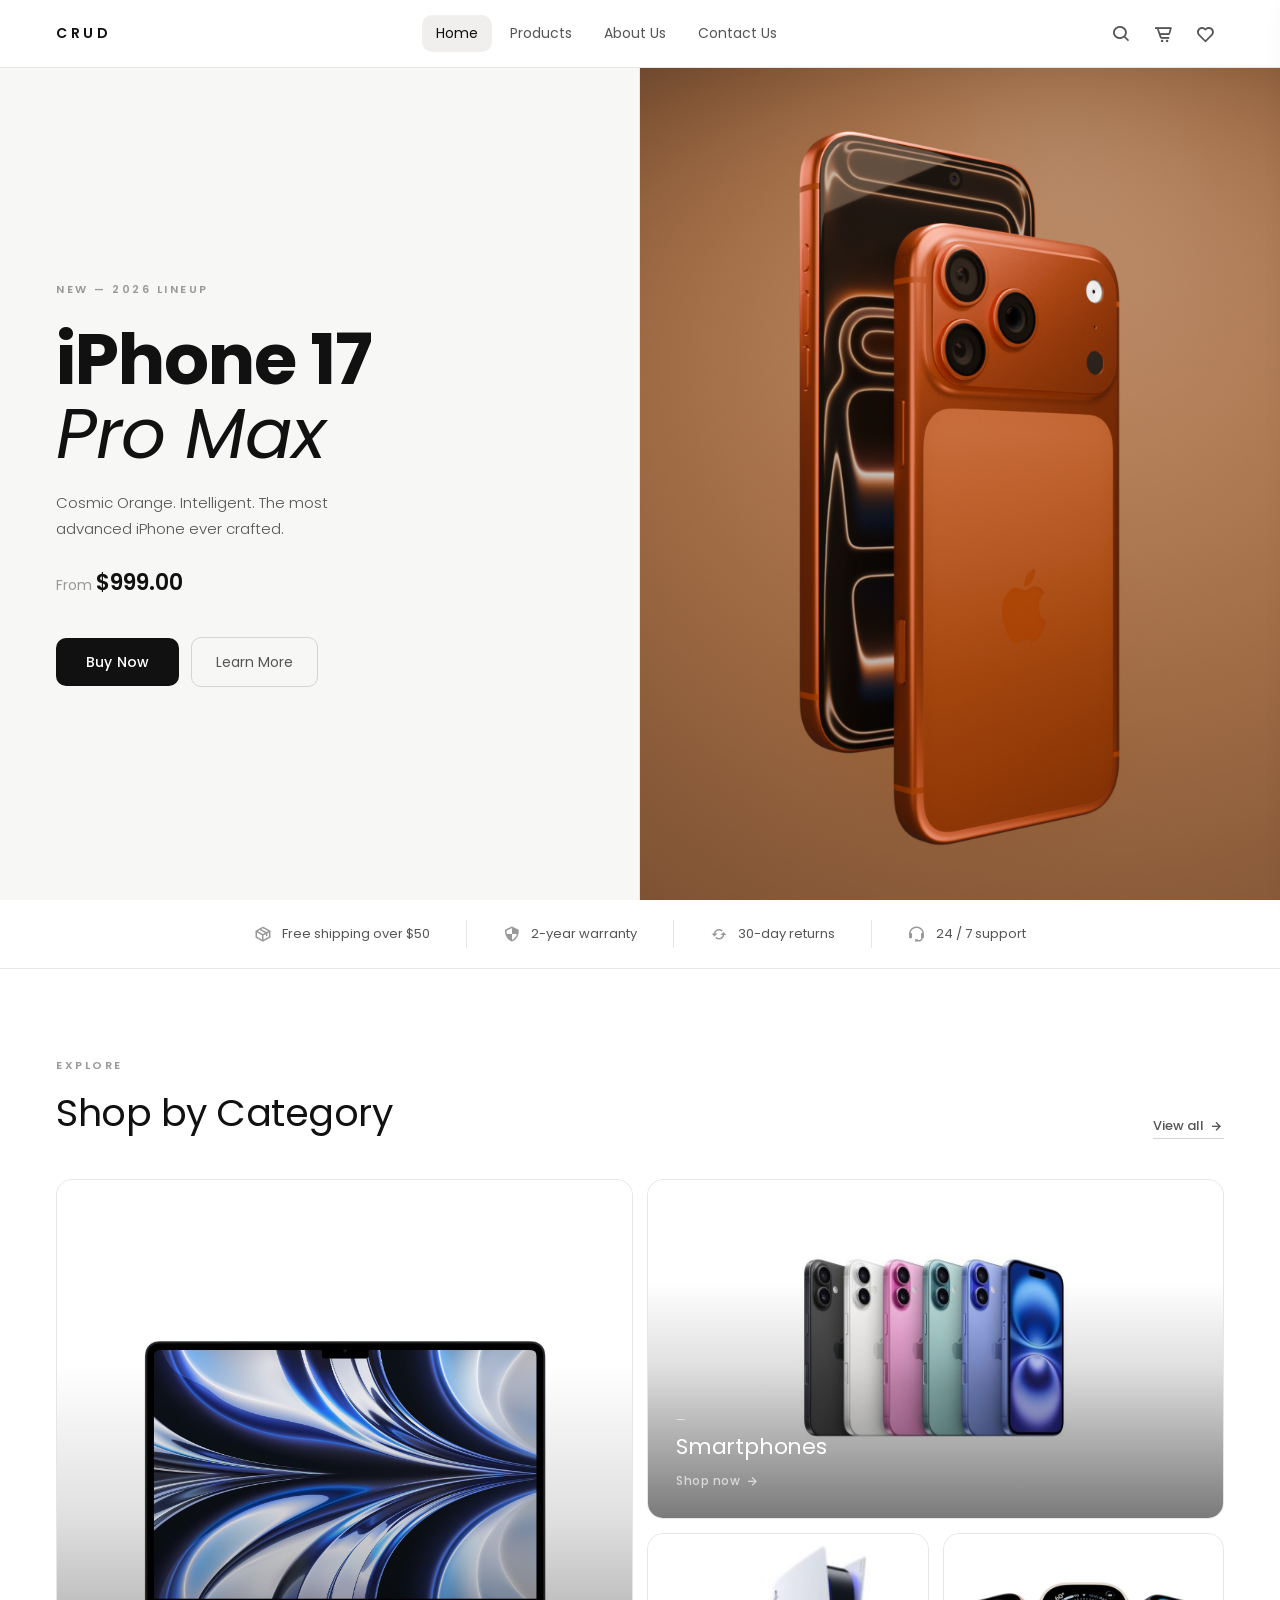
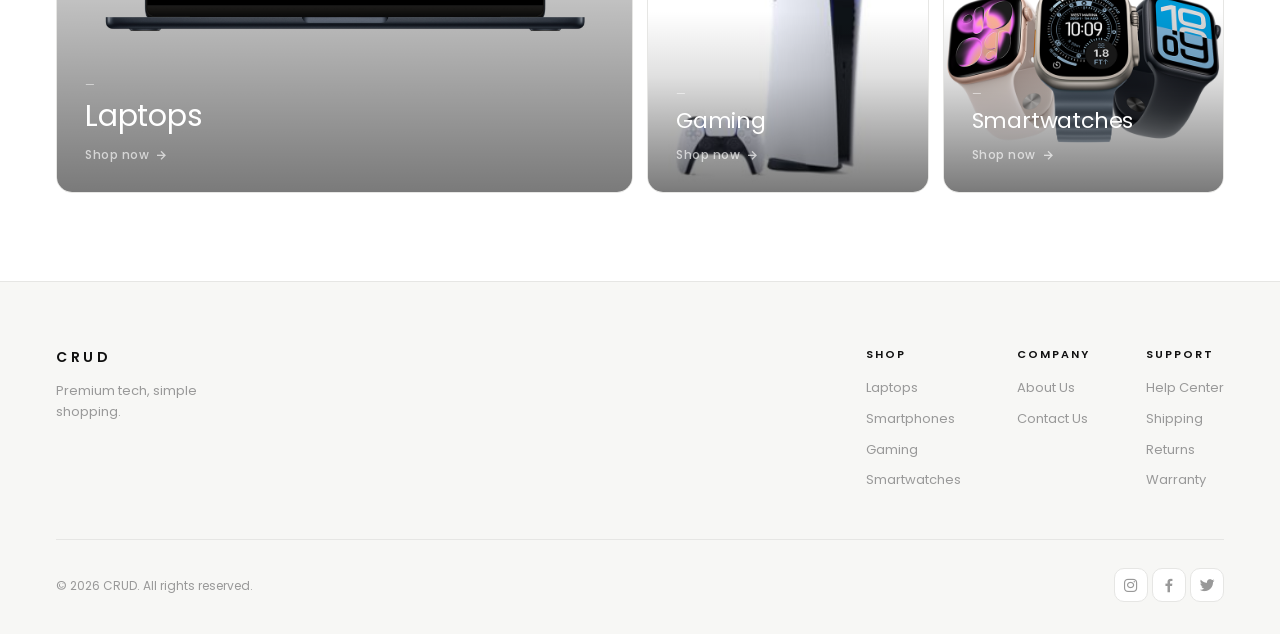
<file: crud_store/index.html>
<!DOCTYPE html>
<html lang="en">
<head>
    <meta charset="UTF-8">
    <meta name="viewport" content="width=device-width, initial-scale=1.0">
    <title>CRUD — Tech Store</title>
    <link href="https://fonts.googleapis.com/css2?family=Poppins:ital,wght@0,300;0,400;0,500;0,600;1,400&display=swap" rel="stylesheet">
    <link href='https://unpkg.com/boxicons@2.1.4/css/boxicons.min.css' rel='stylesheet'>
    <link rel="stylesheet" href="style.css">
</head>
<body>

<!-- ══ NAVBAR ══ -->
<nav class="navbar" id="navbar">
    <p class="logo" id="logo-trigger">CRUD</p>

    <div class="nav-links">
        <a href="index.html" class="nav-link" style="color:#111111; background:#f0efed;">Home</a>
        <a href="products.html" class="nav-link">Products</a>
        <a href="about.html" class="nav-link">About Us</a>
        <a href="contact.html" class="nav-link">Contact Us</a>
    </div>

    <div class="nav-icons">
        <a href="#" aria-label="Search" id="search-trigger"><i class='bx bx-search'></i></a>
        <a href="#" aria-label="Cart" class="cart-wrap" id="cart-trigger">
            <i class='bx bx-cart-alt'></i>
            <span class="cart-badge" id="cart-counter">0</span>
        </a>
        <a href="#" aria-label="Wishlist" class="wish-wrap" id="wishlist-trigger">
            <i class='bx bx-heart'></i>
            <span class="wishlist-badge" id="wishlist-counter">0</span>
        </a>
    </div>
</nav>

<div class="logo-hint" id="logo-hint"></div>

<!-- ══ BANNER ══ -->
<section class="banner">
    <div class="banner-left">
        <span class="banner-eyebrow" id="banner-eyebrow">New — 2026 Lineup</span>
        <h1 class="banner-title" id="banner-title">iPhone 17<br><em>Pro Max</em></h1>
        <p class="banner-desc" id="banner-desc">Cosmic Orange. Intelligent. The most advanced iPhone ever crafted.</p>
        <p class="banner-price" id="banner-price">From <strong>$999.00</strong></p>
        <div class="banner-btns">
            <a href="products.html" class="btn-dark">Buy Now</a>
            <a href="#" class="btn-ghost">Learn More</a>
        </div>
    </div>

    <div class="banner-right">
        <div class="banner-img-wrap">
            <img src="assets/haeder.png" alt="Featured Product" class="banner-img" id="banner-img">
        </div>
    </div>
</section>

<!-- ══ TRUST BAR ══ -->
<div class="trust-bar">
    <div class="trust-item"><i class='bx bx-package'></i><span>Free shipping over $50</span></div>
    <div class="trust-divider"></div>
    <div class="trust-item"><i class='bx bx-shield-quarter'></i><span>2-year warranty</span></div>
    <div class="trust-divider"></div>
    <div class="trust-item"><i class='bx bx-refresh'></i><span>30-day returns</span></div>
    <div class="trust-divider"></div>
    <div class="trust-item"><i class='bx bx-support'></i><span>24 / 7 support</span></div>
</div>

<!-- ══ CATEGORIES ══ -->
<section class="categories">
    <div class="section-header">
        <div>
            <p class="section-eyebrow">Explore</p>
            <h2 class="section-title">Shop by Category</h2>
        </div>
        <a href="#" class="view-all">View all <i class='bx bx-right-arrow-alt'></i></a>
    </div>

    <div class="cat-grid">

        <!-- Laptops -->
        <div class="cat-card cat-large">
            <a href="products.html?category=Laptops">
                <div class="cat-img-wrap">
                    <img src="assets/macbook.jpg" alt="Laptop" class="cat-img">
                </div>
            </a>
            <div class="cat-info">
                <span class="cat-count" id="count-laptops">Loading…</span>
                <h3 class="cat-name">Laptops</h3>
                <a href="products.html?category=Laptops" class="cat-link">Shop now <i class='bx bx-right-arrow-alt'></i></a>
            </div>
        </div>

        <!-- Smartphones -->
        <div class="cat-card cat-medium">
            <a href="products.html?category=Smartphones">
                <div class="cat-img-wrap">
                    <img src="assets/apple-iphone.jpg" alt="Smartphone" class="cat-img">
                </div>
            </a>
            <div class="cat-info">
                <span class="cat-count" id="count-smartphones">Loading…</span>
                <h3 class="cat-name">Smartphones</h3>
                <a href="products.html?category=Smartphones" class="cat-link">Shop now <i class='bx bx-right-arrow-alt'></i></a>
            </div>
        </div>

        <!-- Gaming -->
        <div class="cat-card cat-small">
            <a href="products.html?category=Gaming">
                <div class="cat-img-wrap">
                    <img src="assets/ps5.jpg" alt="Gaming" class="cat-img">
                </div>
            </a>
            <div class="cat-info">
                <span class="cat-count" id="count-gaming">Loading…</span>
                <h3 class="cat-name">Gaming</h3>
                <a href="products.html?category=Gaming" class="cat-link">Shop now <i class='bx bx-right-arrow-alt'></i></a>
            </div>
        </div>

        <!-- Smartwatches -->
        <div class="cat-card cat-small">
            <a href="products.html?category=Smartwatches">
                <div class="cat-img-wrap">
                    <img src="assets/smartwatch.png" alt="Smartwatch" class="cat-img">
                </div>
            </a>
            <div class="cat-info">
                <span class="cat-count" id="count-smartwatches">Loading…</span>
                <h3 class="cat-name">Smartwatches</h3>
                <a href="products.html?category=Smartwatches" class="cat-link">Shop now <i class='bx bx-right-arrow-alt'></i></a>
            </div>
        </div>

    </div>
</section>

<!-- ══ FOOTER ══ -->
<footer class="footer">
    <div class="footer-top">
        <div class="footer-brand">
            <p class="footer-logo">CRUD</p>
            <p class="footer-tagline">Premium tech, simple shopping.</p>
        </div>

        <div class="footer-nav">

            <div class="footer-col">
                <p class="footer-col-title">Shop</p>
                <a href="products.html?category=Laptops">Laptops</a>
                <a href="products.html?category=Smartphones">Smartphones</a>
                <a href="products.html?category=Gaming">Gaming</a>
                <a href="products.html?category=Smartwatches">Smartwatches</a>
            </div>

            <div class="footer-col">
                <p class="footer-col-title">Company</p>
                <a href="about.html">About Us</a>
                <a href="contact.html">Contact Us</a>
            </div>

            <div class="footer-col">
                <p class="footer-col-title">Support</p>
                <a href="#">Help Center</a>
                <a href="shipping.html">Shipping</a>
                <a href="returns.html">Returns</a>
                <a href="warranty.html">Warranty</a>
            </div>

        </div>
    </div>

    <div class="footer-bottom">
        <p>© 2026 CRUD. All rights reserved.</p>
        <div class="footer-social">
            <a href="#"><i class='bx bxl-instagram'></i></a>
            <a href="#"><i class='bx bxl-facebook'></i></a>
            <a href="#"><i class='bx bxl-twitter'></i></a>
        </div>
    </div>
</footer>

<!-- ══ SCRIPTS ══ -->
<script>
async function loadHeroBanner() {
    try {
        const res = await fetch('api/banner.php');
        const data = await res.json();

        if (data && data.title) {
            document.getElementById('banner-eyebrow').textContent = data.eyebrow;
            document.getElementById('banner-title').innerHTML = data.title.replace(/\n/g, '<br>');
            document.getElementById('banner-desc').textContent = data.description;
            document.getElementById('banner-price').innerHTML =
                data.price.includes('<strong>') ? data.price : `From <strong>${data.price}</strong>`;
            document.getElementById('banner-img').src = data.img_path;
        }
    } catch (err) {
        console.error('Failed loading hero banner:', err);
    }
}
loadHeroBanner();

/* ── Live category product counts (pulled from the database via products.php) ── */
async function loadCategoryCounts() {
    const countEls = {
        Laptops:       document.getElementById('count-laptops'),
        Smartphones:   document.getElementById('count-smartphones'),
        Gaming:        document.getElementById('count-gaming'),
        Smartwatches:  document.getElementById('count-smartwatches'),
    };

    try {
        const res = await fetch('api/products.php');
        const products = await res.json();

        // Tally how many products fall under each category
        const counts = { Laptops: 0, Smartphones: 0, Gaming: 0, Smartwatches: 0 };
        products.forEach(p => {
            if (counts.hasOwnProperty(p.category)) counts[p.category]++;
        });

        Object.keys(countEls).forEach(cat => {
            const el = countEls[cat];
            if (el) el.textContent = `${counts[cat]} product${counts[cat] === 1 ? '' : 's'}`;
        });
    } catch (err) {
        console.error('Failed loading category counts:', err);
        // Fall back to a neutral label rather than leaving "Loading…" stuck
        Object.values(countEls).forEach(el => { if (el) el.textContent = '—'; });
    }
}
loadCategoryCounts();
</script>

<script src="cart.js"></script>
<script src="wishlist.js"></script>
<script src="nav.js"></script>

<!-- ══ MOBILE NAV ══ -->
<nav class="mobile-bottom-nav">
    <a href="index.html" class="active"><i class='bx bx-home-alt'></i>Home</a>
    <a href="products.html"><i class='bx bx-package'></i>Products</a>
    <a href="about.html"><i class='bx bx-info-circle'></i>About</a>
    <a href="contact.html"><i class='bx bx-envelope'></i>Contact</a>
</nav>

</body>
</html>
</file>
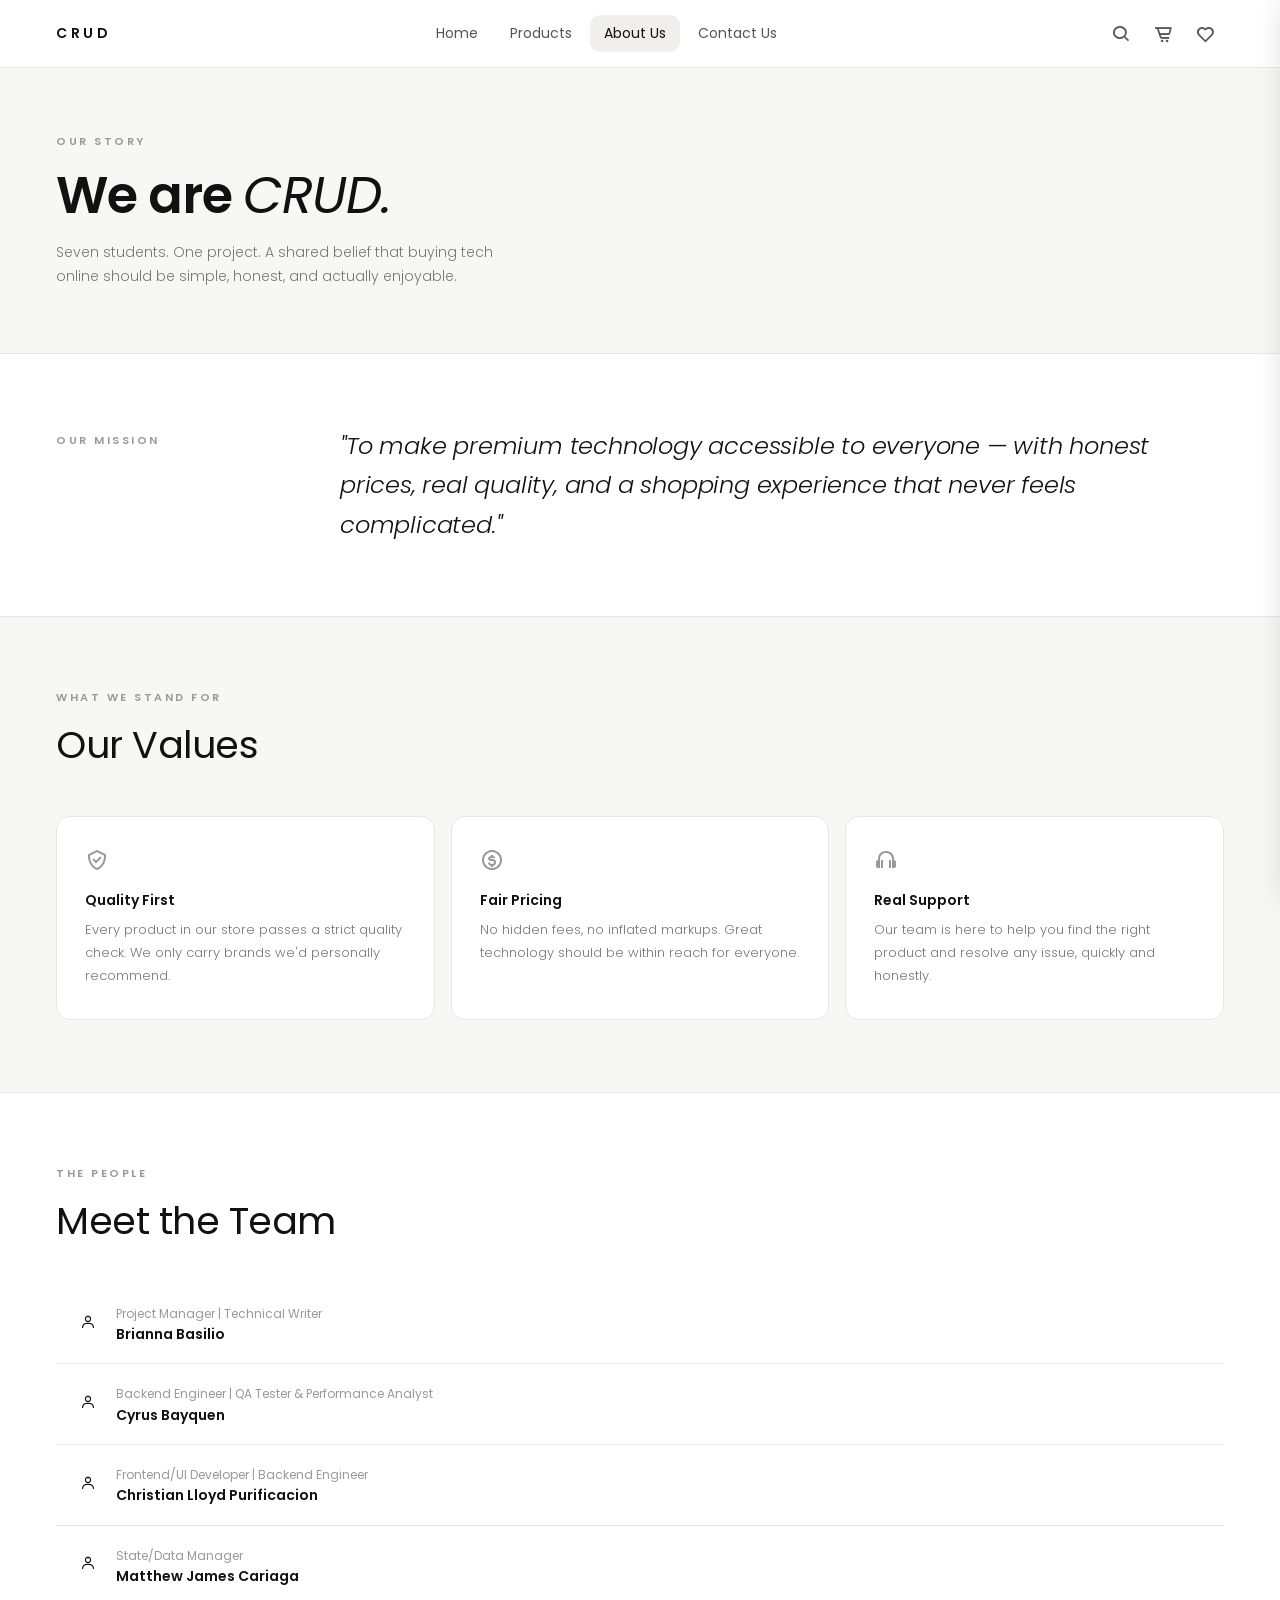
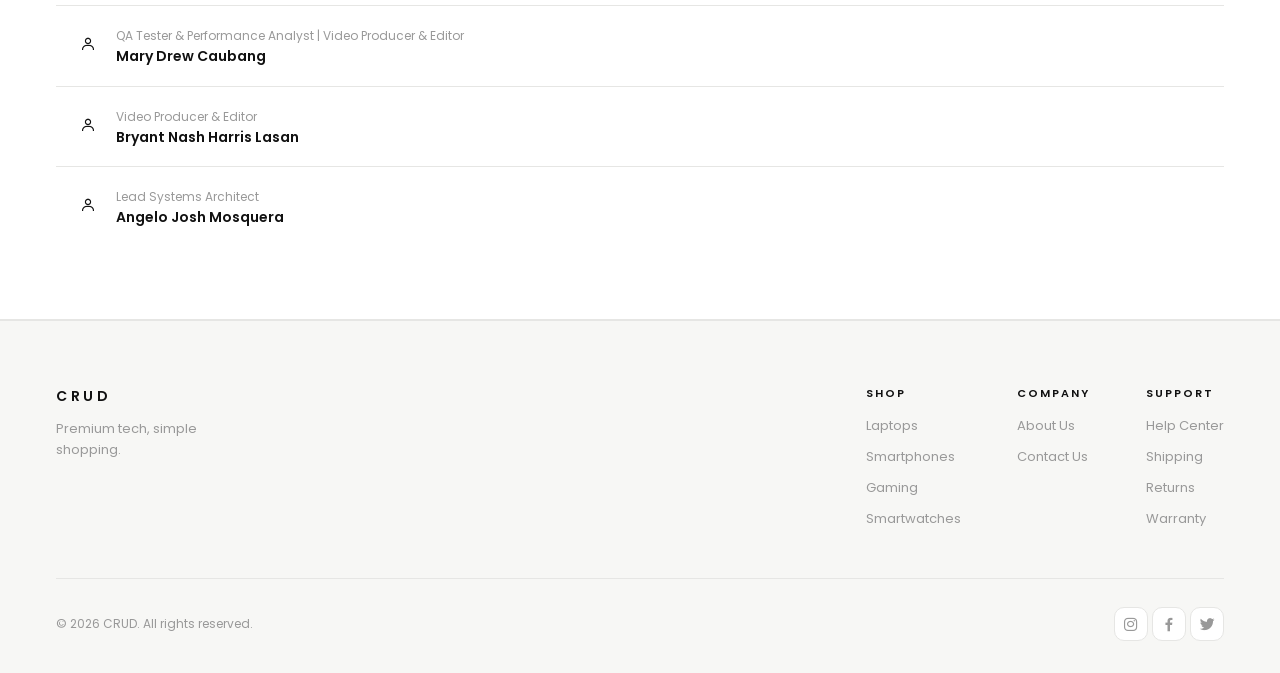
<file: crud_store/about.html>
<!DOCTYPE html>
<html lang="en">
<head>
    <meta charset="UTF-8">
    <meta name="viewport" content="width=device-width, initial-scale=1.0">
    <title>About Us — CRUD Tech Store</title>
    <link href="https://fonts.googleapis.com/css2?family=Poppins:ital,wght@0,300;0,400;0,500;0,600;1,400&display=swap" rel="stylesheet">
    <link href='https://unpkg.com/boxicons@2.1.4/css/boxicons.min.css' rel='stylesheet'>
    <link rel="stylesheet" href="style.css">
</head>
<body>

    <style>
        .logo-hint { position:fixed; bottom:24px; left:50%; transform:translateX(-50%); background:#111111; color:#ffffff; font-size:11px; font-weight:500; padding:8px 18px; border-radius:20px; letter-spacing:0.5px; opacity:0; transition:opacity 0.3s; pointer-events:none; z-index:999; }
        .logo-hint.show { opacity:1; }
        /* ══ NAV WISHLIST ICON & BADGE ══ */
        .wish-wrap { position: relative; display: flex; align-items: center; }
        .wishlist-badge {
            position: absolute;
            background: #111111; color: #ffffff;
            font-size: 10px; font-weight: 600;
            width: 16px; height: 16px;
            border-radius: 50%;
            display: none; align-items: center; justify-content: center;
        }

        /* ══ WISHLIST DRAWER STRUCTURAL LAYOUT ══ */
        .wishlist-drawer {
            position: fixed; top: 0; right: -360px;
            width: 360px; height: 100vh;
            background: #ffffff; z-index: 1001;
            box-shadow: -5px 0 25px rgba(0,0,0,0.06);
            transition: right 0.4s cubic-bezier(0.16, 1, 0.3, 1);
            display: flex; flex-direction: column;
            padding: 24px;
        }
        .wishlist-drawer.open { right: 0; }

        .wishlist-overlay {
            position: fixed; top: 0; left: 0;
            width: 100vw; height: 100vh;
            background: rgba(0,0,0,0.25); opacity: 0; pointer-events: none;
            z-index: 1000; transition: opacity 0.4s ease;
        }
        .wishlist-overlay.open { opacity: 1; pointer-events: auto; }

        .wish-drawer-header {
            display: flex; justify-content: space-between; align-items: center;
            border-bottom: 1px solid #f0efed; padding-bottom: 16px; margin-bottom: 16px;
        }
        .wish-drawer-header h3 { font-size: 17px; font-weight: 600; color: #111; }
        .wish-drawer-close { background: none; border: none; font-size: 24px; color: #111; cursor: pointer; }

        .wish-drawer-items { flex: 1; overflow-y: auto; display: flex; flex-direction: column; gap: 16px; }

        /* ══ DRAWER ITEM CARDS ══ */
        .wish-item { display: flex; gap: 14px; align-items: center; border-bottom: 1px solid #f9f9f9; padding-bottom: 14px; }
        .wish-item-img { width: 65px; height: 65px; border-radius: 8px; background: #f7f7f5; padding: 6px; display: flex; align-items: center; justify-content: center; }
        .wish-item-img img { max-width: 100%; max-height: 100%; object-fit: contain; }
        .wish-item-info { flex: 1; }
        .wish-item-name { font-size: 13px; font-weight: 500; color: #111; margin-bottom: 2px; line-height: 1.3; }
        .wish-item-price { font-size: 13px; font-weight: 600; color: #111; }
        .wish-item-actions { display: flex; gap: 6px; }
        .wish-action-btn { background: none; border: none; font-size: 19px; color: #888; transition: color 0.2s; cursor: pointer; }
        .wish-action-btn.add-cart:hover { color: #111111; }
        .wish-action-btn.remove-wish:hover { color: #e53935; }

        .wish-empty { display: flex; flex-direction: column; align-items: center; justify-content: center; height: 80%; color: #b3b3b3; text-align: center; gap: 10px; }
        .wish-empty i { font-size: 44px; }
        .wish-empty p { font-size: 14px; font-weight: 400; color: #666; }
    </style>

    <!-- ══ NAVBAR ══ -->
    <nav class="navbar" id="navbar">
        <p class="logo" id="logo-trigger">CRUD</p>
        <div class="nav-links">
            <a href="index.html" class="nav-link">Home</a>
            <a href="products.html" class="nav-link">Products</a>
            <a href="about.html" class="nav-link" style="color:#111111; background:#f0efed;">About Us</a>
            <a href="contact.html" class="nav-link">Contact Us</a>
        </div>
        <div class="nav-icons">
            <a href="#" aria-label="Search" id="search-trigger"><i class='bx bx-search'></i></a>
            
            <a href="#" aria-label="Cart" class="cart-wrap" id="cart-trigger">
                <i class='bx bx-cart-alt'></i>
                <span class="cart-badge" id="cart-counter">0</span>
            </a>
            
            <a href="#" aria-label="Wishlist" class="wish-wrap" id="wishlist-trigger">
                <i class='bx bx-heart'></i>
                <span class="wishlist-badge" id="wishlist-counter">0</span>
            </a>
        </div>
    </nav>

    <div class="logo-hint" id="logo-hint"></div>

    <div class="page-wrap">

        <!-- ══ PAGE HEADER ══ -->
        <div class="page-header">
            <p class="eyebrow">Our Story</p>
            <h1>We are <em>CRUD.</em></h1>
            <p>Seven students. One project. A shared belief that buying tech online should be simple, honest, and actually enjoyable.</p>
        </div>

        <!-- ══ MISSION ══ -->
        <div class="mission">
            <span class="mission-label">Our Mission</span>
            <p class="mission-text">"To make premium technology accessible to everyone — with honest prices, real quality, and a shopping experience that never feels complicated."</p>
        </div>

        <!-- ══ VALUES ══ -->
        <section class="values">
            <p class="section-eyebrow">What We Stand For</p>
            <h2 class="section-title">Our Values</h2>
            <div class="values-row">
                <div class="val-card">
                    <i class='bx bx-check-shield'></i>
                    <h3>Quality First</h3>
                    <p>Every product in our store passes a strict quality check. We only carry brands we'd personally recommend.</p>
                </div>
                <div class="val-card">
                    <i class='bx bx-dollar-circle'></i>
                    <h3>Fair Pricing</h3>
                    <p>No hidden fees, no inflated markups. Great technology should be within reach for everyone.</p>
                </div>
                <div class="val-card">
                    <i class='bx bx-headphone'></i>
                    <h3>Real Support</h3>
                    <p>Our team is here to help you find the right product and resolve any issue, quickly and honestly.</p>
                </div>
            </div>
        </section>

        <!-- ══ TEAM ══ -->
        <section class="team">
            <p class="section-eyebrow">The People</p>
            <h2 class="section-title">Meet the Team</h2>
            <div class="team-row">

                <div class="member-card">
                    <div class="member-photo"><i class='bx bx-user'></i></div>
                    <div class="member-info">
                        <p class="member-role">Project Manager | Technical Writer</p>
                        <p class="member-name">Brianna Basilio</p>
                    </div>
                </div>

                <div class="member-card">
                    <div class="member-photo"><i class='bx bx-user'></i></div>
                    <div class="member-info">
                        <p class="member-role">Backend Engineer | QA Tester & Performance Analyst</p>
                        <p class="member-name">Cyrus Bayquen</p>
                    </div>
                </div>

                <div class="member-card">
                    <div class="member-photo"><i class='bx bx-user'></i></div>
                    <div class="member-info">
                        <p class="member-role">Frontend/UI Developer | Backend Engineer</p>
                        <p class="member-name">Christian Lloyd Purificacion</p>
                    </div>
                </div>

                <div class="member-card">
                    <div class="member-photo"><i class='bx bx-user'></i></div>
                    <div class="member-info">
                        <p class="member-role">State/Data Manager</p>
                        <p class="member-name">Matthew James Cariaga</p>
                    </div>
                </div>

                <div class="member-card">
                    <div class="member-photo"><i class='bx bx-user'></i></div>
                    <div class="member-info">
                        <p class="member-role">QA Tester & Performance Analyst | Video Producer & Editor</p>
                        <p class="member-name">Mary Drew Caubang</p>
                    </div>
                </div>

                <div class="member-card">
                    <div class="member-photo"><i class='bx bx-user'></i></div>
                    <div class="member-info">
                        <p class="member-role">Video Producer & Editor</p>
                        <p class="member-name">Bryant Nash Harris Lasan</p>
                    </div>
                </div>

                <div class="member-card">
                    <div class="member-photo"><i class='bx bx-user'></i></div>
                    <div class="member-info">
                        <p class="member-role">Lead Systems Architect</p>
                        <p class="member-name">Angelo Josh Mosquera</p>
                    </div>
                </div>

            </div>
        </section>

        <!-- ══ FOOTER ══ -->
        <footer class="footer">
            <div class="footer-top">
                <div class="footer-brand">
                    <p class="footer-logo">CRUD</p>
                    <p class="footer-tagline">Premium tech, simple shopping.</p>
                </div>
                <div class="footer-nav">
                    <div class="footer-col">
                        <p class="footer-col-title">Shop</p>
                        <a href="#">Laptops</a>
                        <a href="#">Smartphones</a>
                        <a href="#">Gaming</a>
                        <a href="#">Smartwatches</a>
                    </div>
                    <div class="footer-col">
                        <p class="footer-col-title">Company</p>
                        <a href="about.html">About Us</a>
                        <a href="contact.html">Contact Us</a>
                    </div>
                    <div class="footer-col">
                        <p class="footer-col-title">Support</p>
                        <a href="#">Help Center</a>
                        <a href="#">Shipping</a>
                        <a href="#">Returns</a>
                        <a href="#">Warranty</a>
                    </div>
                </div>
            </div>
            <div class="footer-bottom">
                <p>© 2026 CRUD. All rights reserved.</p>
                <div class="footer-social">
                    <a href="#" aria-label="Instagram"><i class='bx bxl-instagram'></i></a>
                    <a href="#" aria-label="Facebook"><i class='bx bxl-facebook'></i></a>
                    <a href="#" aria-label="Twitter"><i class='bx bxl-twitter'></i></a>
                </div>
            </div>
        </footer>

    </div><!-- end page-wrap -->

        <script src="cart.js"></script>
    <script src="wishlist.js"></script>
    <script src="nav.js"></script>

    <!-- ══ MOBILE BOTTOM NAV ══ -->
    <nav class="mobile-bottom-nav">
        <a href="index.html"><i class='bx bx-home-alt'></i>Home</a>
        <a href="products.html"><i class='bx bx-package'></i>Products</a>
        <a href="about.html" class="active"><i class='bx bx-info-circle'></i>About</a>
        <a href="contact.html"><i class='bx bx-envelope'></i>Contact</a>
    </nav>
</body>
</html>
</file>
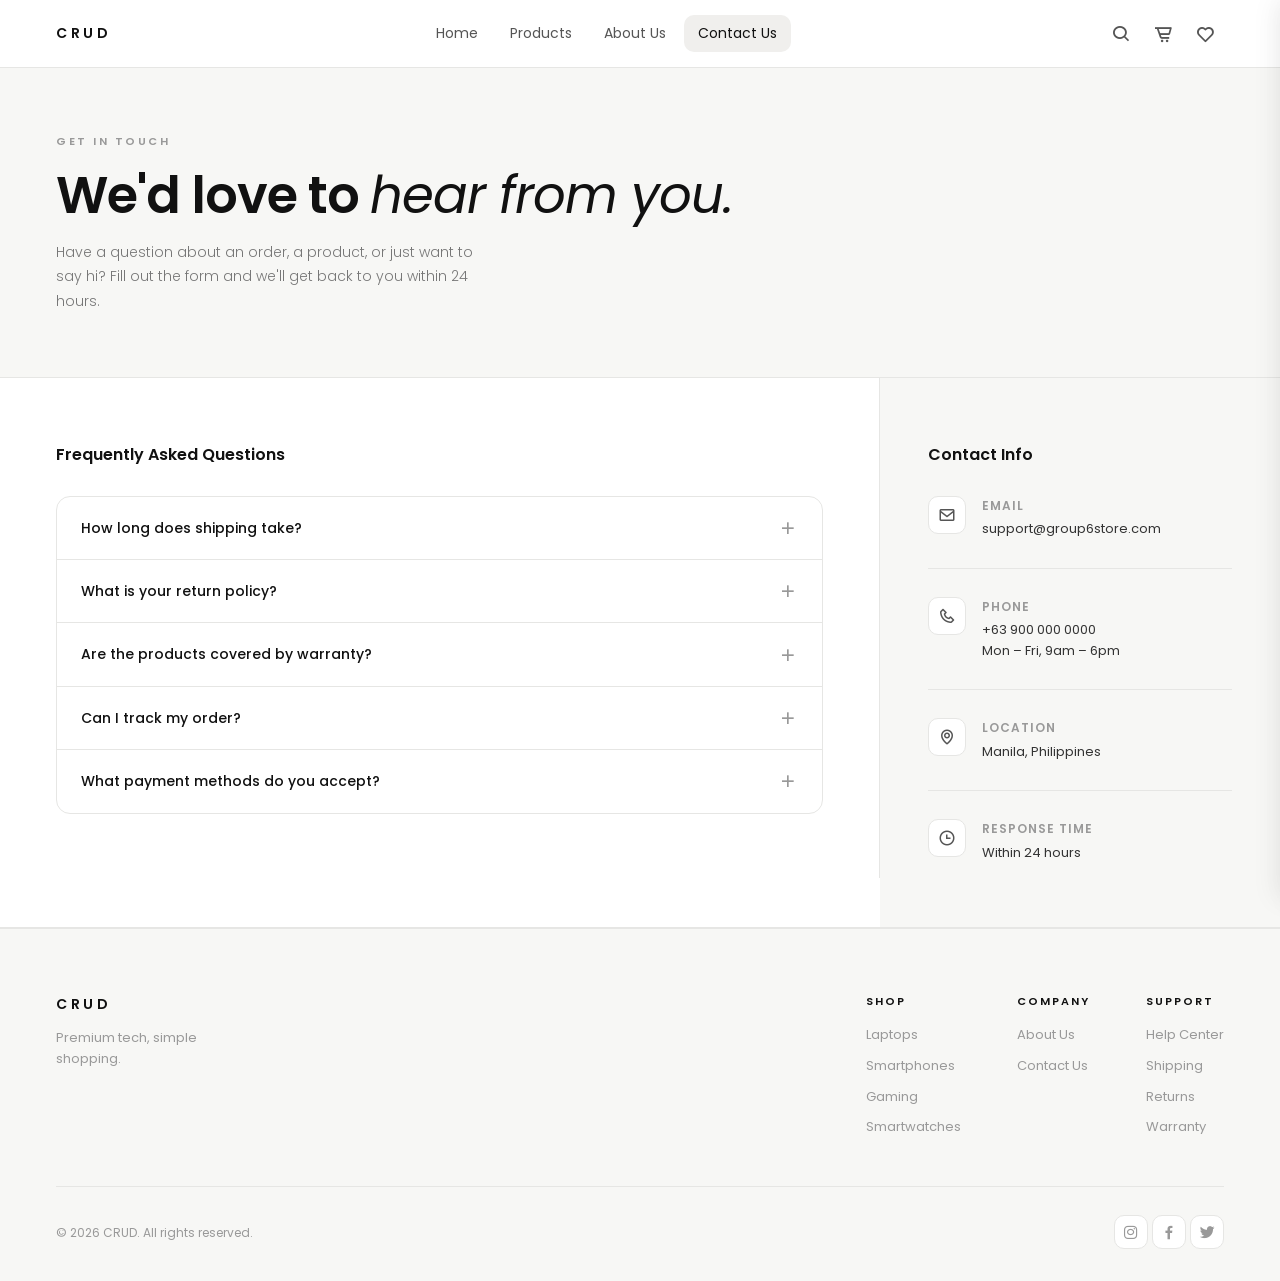
<file: crud_store/contact.html>
<!DOCTYPE html>
<html lang="en">
<head>
    <meta charset="UTF-8">
    <meta name="viewport" content="width=device-width, initial-scale=1.0">
    <title>Contact Us — CRUD Tech Store</title>
    <link href="https://fonts.googleapis.com/css2?family=Poppins:ital,wght@0,300;0,400;0,500;0,600;1,400&display=swap" rel="stylesheet">
    <link href='https://unpkg.com/boxicons@2.1.4/css/boxicons.min.css' rel='stylesheet'>
    <link rel="stylesheet" href="style.css">
</head>
<body>

    <style>
        .logo-hint { position:fixed; bottom:24px; left:50%; transform:translateX(-50%); background:#111111; color:#ffffff; font-size:11px; font-weight:500; padding:8px 18px; border-radius:20px; letter-spacing:0.5px; opacity:0; transition:opacity 0.3s; pointer-events:none; z-index:999; }
        .logo-hint.show { opacity:1; }
        /* ══ NAV WISHLIST ICON & BADGE ══ */
        .wish-wrap { position: relative; display: flex; align-items: center; }
        .wishlist-badge {
            position: absolute;
            background: #111111; color: #ffffff;
            font-size: 10px; font-weight: 600;
            width: 16px; height: 16px;
            border-radius: 50%;
            display: none; align-items: center; justify-content: center;
        }

        /* ══ WISHLIST DRAWER STRUCTURAL LAYOUT ══ */
        .wishlist-drawer {
            position: fixed; top: 0; right: -360px;
            width: 360px; height: 100vh;
            background: #ffffff; z-index: 1001;
            box-shadow: -5px 0 25px rgba(0,0,0,0.06);
            transition: right 0.4s cubic-bezier(0.16, 1, 0.3, 1);
            display: flex; flex-direction: column;
            padding: 24px;
        }
        .wishlist-drawer.open { right: 0; }

        .wishlist-overlay {
            position: fixed; top: 0; left: 0;
            width: 100vw; height: 100vh;
            background: rgba(0,0,0,0.25); opacity: 0; pointer-events: none;
            z-index: 1000; transition: opacity 0.4s ease;
        }
        .wishlist-overlay.open { opacity: 1; pointer-events: auto; }

        .wish-drawer-header {
            display: flex; justify-content: space-between; align-items: center;
            border-bottom: 1px solid #f0efed; padding-bottom: 16px; margin-bottom: 16px;
        }
        .wish-drawer-header h3 { font-size: 17px; font-weight: 600; color: #111; }
        .wish-drawer-close { background: none; border: none; font-size: 24px; color: #111; cursor: pointer; }

        .wish-drawer-items { flex: 1; overflow-y: auto; display: flex; flex-direction: column; gap: 16px; }

        /* ══ DRAWER ITEM CARDS ══ */
        .wish-item { display: flex; gap: 14px; align-items: center; border-bottom: 1px solid #f9f9f9; padding-bottom: 14px; }
        .wish-item-img { width: 65px; height: 65px; border-radius: 8px; background: #f7f7f5; padding: 6px; display: flex; align-items: center; justify-content: center; }
        .wish-item-img img { max-width: 100%; max-height: 100%; object-fit: contain; }
        .wish-item-info { flex: 1; }
        .wish-item-name { font-size: 13px; font-weight: 500; color: #111; margin-bottom: 2px; line-height: 1.3; }
        .wish-item-price { font-size: 13px; font-weight: 600; color: #111; }
        .wish-item-actions { display: flex; gap: 6px; }
        .wish-action-btn { background: none; border: none; font-size: 19px; color: #888; transition: color 0.2s; cursor: pointer; }
        .wish-action-btn.add-cart:hover { color: #111111; }
        .wish-action-btn.remove-wish:hover { color: #e53935; }

        .wish-empty { display: flex; flex-direction: column; align-items: center; justify-content: center; height: 80%; color: #b3b3b3; text-align: center; gap: 10px; }
        .wish-empty i { font-size: 44px; }
        .wish-empty p { font-size: 14px; font-weight: 400; color: #666; }
    </style>

    <!-- ══ NAVBAR ══ -->
    <nav class="navbar" id="navbar">
        <p class="logo" id="logo-trigger">CRUD</p>
        <div class="nav-links">
            <a href="index.html" class="nav-link">Home</a>
            <a href="products.html" class="nav-link">Products</a>
            <a href="about.html" class="nav-link">About Us</a>
            <a href="contact.html" class="nav-link" style="color:#111111; background:#f0efed;">Contact Us</a>
        </div>
        <div class="nav-icons">
            <a href="#" aria-label="Search" id="search-trigger"><i class='bx bx-search'></i></a>
            
            <a href="#" aria-label="Cart" class="cart-wrap" id="cart-trigger">
                <i class='bx bx-cart-alt'></i>
                <span class="cart-badge" id="cart-counter">0</span>
            </a>
            
            <a href="#" aria-label="Wishlist" class="wish-wrap" id="wishlist-trigger">
                <i class='bx bx-heart'></i>
                <span class="wishlist-badge" id="wishlist-counter">0</span>
            </a>
        </div>
    </nav>

    <div class="logo-hint" id="logo-hint"></div>

    <div class="page-wrap">

        <!-- ══ PAGE HEADER ══ -->
        <div class="page-header">
            <p class="eyebrow">Get in Touch</p>
            <h1>We'd love to <em>hear from you.</em></h1>
            <p>Have a question about an order, a product, or just want to say hi? Fill out the form and we'll get back to you within 24 hours.</p>
        </div>

        <!-- ══ CONTACT BODY ══ -->
        <div class="contact-body">

            <!-- FAQ -->
            <div class="faq-side">
                <h2>Frequently Asked Questions</h2>

                <div class="faq-list">

                    <div class="faq-item">
                        <div class="faq-q" onclick="toggleFaq(this)">
                            <span>How long does shipping take?</span>
                            <i class='bx bx-plus'></i>
                        </div>
                        <div class="faq-a-wrap"><p class="faq-a">Standard shipping takes 3–5 business days. Orders over $50 ship free. Express delivery (1–2 days) is available at checkout for an additional fee.</p></div>
                    </div>

                    <div class="faq-item">
                        <div class="faq-q" onclick="toggleFaq(this)">
                            <span>What is your return policy?</span>
                            <i class='bx bx-plus'></i>
                        </div>
                        <div class="faq-a-wrap"><p class="faq-a">We offer a hassle-free 30-day return policy. Items must be unused and in original packaging. Simply contact us and we'll arrange a pickup.</p></div>
                    </div>

                    <div class="faq-item">
                        <div class="faq-q" onclick="toggleFaq(this)">
                            <span>Are the products covered by warranty?</span>
                            <i class='bx bx-plus'></i>
                        </div>
                        <div class="faq-a-wrap"><p class="faq-a">Yes — all products come with a minimum 1-year manufacturer warranty. Many items include an extended 2-year warranty through our store at no extra cost.</p></div>
                    </div>

                    <div class="faq-item">
                        <div class="faq-q" onclick="toggleFaq(this)">
                            <span>Can I track my order?</span>
                            <i class='bx bx-plus'></i>
                        </div>
                        <div class="faq-a-wrap"><p class="faq-a">Absolutely. Once your order ships, you'll receive a tracking number via email. You can also check your order status from your account page anytime.</p></div>
                    </div>

                    <div class="faq-item">
                        <div class="faq-q" onclick="toggleFaq(this)">
                            <span>What payment methods do you accept?</span>
                            <i class='bx bx-plus'></i>
                        </div>
                        <div class="faq-a-wrap"><p class="faq-a">We accept all major credit and debit cards, GCash, Maya, and bank transfers. All transactions are secured with SSL encryption.</p></div>
                    </div>

                </div>
            </div>

            <!-- Info -->
            <div class="info-side">
                <h2>Contact Info</h2>

                <div class="info-item">
                    <div class="info-icon"><i class='bx bx-envelope'></i></div>
                    <div class="info-text">
                        <p>Email</p>
                        <p>support@group6store.com</p>
                    </div>
                </div>

                <div class="info-item">
                    <div class="info-icon"><i class='bx bx-phone'></i></div>
                    <div class="info-text">
                        <p>Phone</p>
                        <p>+63 900 000 0000<br>Mon – Fri, 9am – 6pm</p>
                    </div>
                </div>

                <div class="info-item">
                    <div class="info-icon"><i class='bx bx-map'></i></div>
                    <div class="info-text">
                        <p>Location</p>
                        <p>Manila, Philippines</p>
                    </div>
                </div>

                <div class="info-item">
                    <div class="info-icon"><i class='bx bx-time'></i></div>
                    <div class="info-text">
                        <p>Response Time</p>
                        <p>Within 24 hours</p>
                    </div>
                </div>
            </div>

        </div>

        <!-- ══ FOOTER ══ -->
        <footer class="footer">
            <div class="footer-top">
                <div class="footer-brand">
                    <p class="footer-logo">CRUD</p>
                    <p class="footer-tagline">Premium tech, simple shopping.</p>
                </div>
                <div class="footer-nav">
                    <div class="footer-col">
                        <p class="footer-col-title">Shop</p>
                        <a href="#">Laptops</a>
                        <a href="#">Smartphones</a>
                        <a href="#">Gaming</a>
                        <a href="#">Smartwatches</a>
                    </div>
                    <div class="footer-col">
                        <p class="footer-col-title">Company</p>
                        <a href="about.html">About Us</a>
                        <a href="contact.html">Contact Us</a>
                    </div>
                    <div class="footer-col">
                        <p class="footer-col-title">Support</p>
                        <a href="#">Help Center</a>
                        <a href="#">Shipping</a>
                        <a href="#">Returns</a>
                        <a href="#">Warranty</a>
                    </div>
                </div>
            </div>
            <div class="footer-bottom">
                <p>© 2026 CRUD. All rights reserved.</p>
                <div class="footer-social">
                    <a href="#" aria-label="Instagram"><i class='bx bxl-instagram'></i></a>
                    <a href="#" aria-label="Facebook"><i class='bx bxl-facebook'></i></a>
                    <a href="#" aria-label="Twitter"><i class='bx bxl-twitter'></i></a>
                </div>
            </div>
        </footer>

    </div><!-- end page-wrap -->

        <script src="cart.js"></script>
    <script src="wishlist.js"></script>
    <script src="nav.js"></script>

    <script>
        /* ── FAQ accordion toggle ── */
        function toggleFaq(questionEl) {
            const item = questionEl.closest('.faq-item');
            if (!item) return;

            const wasOpen = item.classList.contains('open');

            // Close any other open FAQ items so only one is expanded at a time
            document.querySelectorAll('.faq-item.open').forEach(openItem => {
                if (openItem !== item) openItem.classList.remove('open');
            });

            item.classList.toggle('open', !wasOpen);
        }
    </script>

    <!-- ══ MOBILE BOTTOM NAV ══ -->
    <nav class="mobile-bottom-nav">
        <a href="index.html"><i class='bx bx-home-alt'></i>Home</a>
        <a href="products.html"><i class='bx bx-package'></i>Products</a>
        <a href="about.html"><i class='bx bx-info-circle'></i>About</a>
        <a href="contact.html" class="active"><i class='bx bx-envelope'></i>Contact</a>
    </nav>
</body>
</html>
</file>
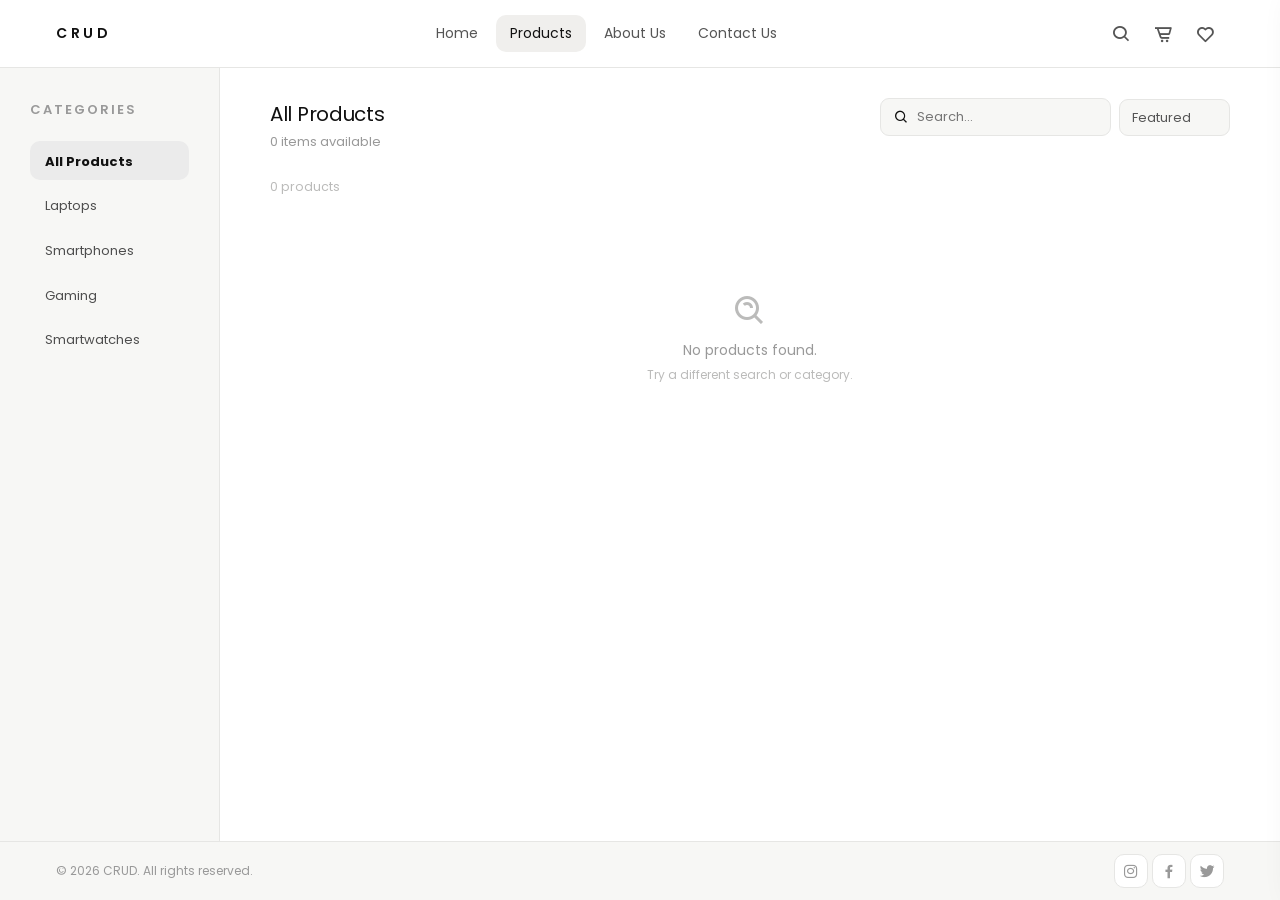
<file: crud_store/products.html>
<!DOCTYPE html>
<html lang="en">
<head>
    <meta charset="UTF-8">
    <meta name="viewport" content="width=device-width, initial-scale=1.0">
    <title>CRUD — Tech Store</title>
    <link href="https://fonts.googleapis.com/css2?family=Poppins:ital,wght@0,300;0,400;0,500;0,600;1,400&display=swap" rel="stylesheet">
    <link href='https://unpkg.com/boxicons@2.1.4/css/boxicons.min.css' rel='stylesheet'>
    <link rel="stylesheet" href="style.css">
</head>
<body>
<div class="parent">
    <div class="div1">
        <nav class="navbar" id="navbar">
            <p class="logo" id="logo-trigger">CRUD</p>

            <div class="nav-links">
                <a href="index.html" class="nav-link">Home</a>
                <a href="products.html" class="nav-link" style="color:#111111; background:#f0efed;">Products</a>
                <a href="about.html" class="nav-link">About Us</a>
                <a href="contact.html" class="nav-link">Contact Us</a>
            </div>

            <div class="nav-icons">
                <a href="#" aria-label="Search" id="search-trigger"><i class='bx bx-search'></i></a>
                
                <a href="#" aria-label="Cart" class="cart-wrap" id="cart-trigger">
                    <i class='bx bx-cart-alt'></i>
                    <span class="cart-badge"></span>
                </a>
                <a href="#" aria-label="Wishlist" class="wish-wrap" id="wishlist-trigger">
                    <i class='bx bx-heart'></i>
                    <span class="wishlist-badge" id="wishlist-counter">0</span> 
                </a>
            </div>
        </nav>
    </div>
    <div class="logo-hint" id="logo-hint"></div>
    <div class="div2">
        <div class="sidebar">
            <h3 class="cat">Categories</h3>
            <ul>
                <li class="active"><a href="#" onclick="setCategory('All')">All Products</a></li>
                <li onclick="setCategory('Laptops')"><a href="#">Laptops</a></li>
                <li onclick="setCategory('Smartphones')"><a href="#">Smartphones</a></li>
                <li onclick="setCategory('Gaming')"><a href="#">Gaming</a></li>
                <li onclick="setCategory('Smartwatches')"><a href="#">Smartwatches</a></li>
            </ul>
        </div>
    </div>
    <div class="div3">
        <footer class="product-footer">
            <div class="footer-bottom product">
                <p>© 2026 CRUD. All rights reserved.</p>
                <div class="footer-social product">
                    <a href="#" aria-label="Instagram"><i class='bx bxl-instagram'></i></a>
                    <a href="#" aria-label="Facebook"><i class='bx bxl-facebook'></i></a>
                    <a href="#" aria-label="Twitter"><i class='bx bxl-twitter'></i></a>
                </div>
            </div>
        </footer>
    </div>
    <div class="div4">
        <main class="main-content">
            <div class="topbar">
                <div class="topbar-left">
                    <h1 id="page-heading">All Products</h1>
                    <p id="page-sub">Browse our full collection</p>
                </div>
                <div class="topbar-right">
                    <div class="search-box">
                        <i class='bx bx-search'></i>
                        <input type="text" id="search-input" placeholder="Search…">
                    </div>
                    <select class="sort-select" id="sort-select">
                        <option value="default">Featured </option>
                        <option value="price-asc">Price ↑</option>
                        <option value="price-desc">Price ↓</option>
                        <option value="rating">Top Rated</option>
                        <option value="name">A – Z</option>
                    </select>
                </div>
            </div>

            <span class="result-count" id="result-count"></span>

            <div class="product-grid" id="product-grid"></div>
        </main>
    </div>
</div>

<div class="toast" id="toast">
    <i class='bx bx-check'></i>
    <span id="toast-msg"></span>
</div>

<script src="cart.js"></script>
<script src="wishlist.js"></script>
<script>
    const navbar = document.getElementById('navbar');
    window.addEventListener('scroll', () => {
        navbar.classList.toggle('scrolled', window.scrollY > 10);
    });

    // ── 5-click admin easter egg ──
    (function () {
        const logo = document.getElementById('logo-trigger');
        const hint = document.getElementById('logo-hint');
        if (!logo) return;
        let clicks = 0, timer = null, hintTimer = null;
        const messages = { 3: '✦ Keep going…', 4: '✦ One more…' };
        function showHint(msg) {
            hint.textContent = msg; hint.classList.add('show');
            clearTimeout(hintTimer);
            hintTimer = setTimeout(() => hint.classList.remove('show'), 1200);
        }
        logo.addEventListener('click', () => {
            clicks++;
            if (messages[clicks]) showHint(messages[clicks]);
            if (clicks >= 5) {
                hint.classList.remove('show');
                clearTimeout(timer);
                window.location.href = 'index.php';
                return;
            }
            clearTimeout(timer);
            timer = setTimeout(() => { clicks = 0; hint.classList.remove('show'); }, 3000);
        });
    })();

    const items = document.querySelectorAll(".sidebar li");
    items.forEach(item => {
        item.addEventListener("click", () => {
            document.querySelector(".sidebar .active")?.classList.remove("active");
            item.classList.add("active");
        });
    });

    /* ══ DATA ══ */
    let PRODUCTS = [];

    async function loadProducts() {
        try {
            const response = await fetch("api/products.php");
            const rawProducts = await response.json();

            // 1. Get previously saved wishlist
            const storedWishlist = JSON.parse(localStorage.getItem("crud_store_wishlist")) || [];

            // 2. Create a Set of wishlist IDs for instant lookup
            const wishedIds = new Set(storedWishlist.map(x => String(x.id)));

            // 3. Map products with the correct 'wished' status
            PRODUCTS = rawProducts.map(p => ({
                ...p,
                id: Number(p.id),
                price: Number(p.price),
                oldPrice: p.oldPrice ? Number(p.oldPrice) : null,
                stock: Number(p.stock),
                rating: Number(p.rating),
                reviews: Number(p.reviews),
                wished: wishedIds.has(String(p.id)) 
            }));

            // Expose globally so wishlist.js can access live stocks
            window.PRODUCTS = PRODUCTS;

            render();
        } catch (err) {
            console.error("Error loading products:", err);
            document.getElementById('product-grid').innerHTML = '<p>Failed to load products.</p>';
        }
    }


    let currentCat = 'All';
    let searchQuery = '';
    let sortMode = 'default';

    function starsHTML(r) {
        let h = '';
        for (let i = 1; i <= 5; i++)
            h += `<i class='bx bxs-star${i <= Math.round(r) ? "" : " empty"}'></i>`;
        return h;
    }

    function getFiltered() {
        let list = PRODUCTS.filter(p => {
            const matchCat = currentCat === 'All' || p.category === currentCat;
            const matchQ = p.name.toLowerCase().includes(searchQuery.toLowerCase()) ||
                           p.category.toLowerCase().includes(searchQuery.toLowerCase());
            return matchCat && matchQ;
        });

        if (sortMode === 'price-asc') list.sort((a,b) => a.price - b.price);
        if (sortMode === 'price-desc') list.sort((a,b) => b.price - a.price);
        if (sortMode === 'rating') list.sort((a,b) => b.rating - a.rating);
        if (sortMode === 'name') list.sort((a,b) => a.name.localeCompare(b.name));

        return list;
    }

    function setCategory(cat) {
        currentCat = cat;
        render();
    }

    function render() {
        // 1. BULLETPROOF SYNC: Always read the exact truth from localStorage first
        const storedWishlist = JSON.parse(localStorage.getItem("crud_store_wishlist")) || [];
        const wishedIds = new Set(storedWishlist.map(x => String(x.id)));
        
        // Update our memory array before drawing
        PRODUCTS.forEach(p => p.wished = wishedIds.has(String(p.id)));

        // 2. Filter and prepare layout
        const list = getFiltered();
        document.getElementById('result-count').textContent = list.length + (list.length === 1 ? ' product' : ' products');
        document.getElementById('page-heading').textContent = currentCat === 'All' ? 'All Products' : currentCat;
        document.getElementById('page-sub').textContent = list.length + ' items available';

        const grid = document.getElementById('product-grid');

        if (!list.length) {
            grid.innerHTML = `<div class="no-results">
                <i class='bx bx-search-alt'></i>
                <p>No products found.</p>
                <small>Try a different search or category.</small>
            </div>`;
            return;
        }

        // 3. Draw the grid with Dynamic Stock Levels
        grid.innerHTML = list.map(p => {
            const badge = p.badge ? `<span class="card-badge badge-${p.badge}">${p.badge}</span>` : '';
            const oldP  = p.oldPrice ? `<span class="card-price-old">₱${p.oldPrice.toLocaleString()}</span>` : '';
            const wish  = `<div class="card-wish${p.wished ? ' active' : ''}" data-id="${p.id}" data-action="wish">
                               <i class='bx ${p.wished ? "bxs-heart" : "bx-heart"}'></i>
                           </div>`;
                           
            // New Stock Level Checks
            const isOutOfStock = p.stock <= 0;
            const stockText = isOutOfStock ? 'Out of Stock' : `Stock: ${p.stock}`;
            const stockColor = isOutOfStock ? '#e74c3c' : '#2ecc71';

            return `
            <div class="product-card" style="${isOutOfStock ? 'opacity: 0.85;' : ''}">
                ${badge}
                ${wish}
                <div class="card-img">
                    <img src="${p.img}" alt="${p.name}">
                </div>
                <div class="card-body">
                    <div class="card-cat">${p.category}</div>
                    <div class="card-name">${p.name}</div>
                    <div class="card-stars" style="display: flex; align-items: center; width: 100%;">
                        ${starsHTML(p.rating)}
                        <span>(${p.reviews})</span>
                        <span style="margin-left: auto; font-size: 11px; color: ${stockColor}; font-weight: 600;">
                            ${stockText}
                        </span>
                    </div>
                    <div class="card-footer">
                        <div class="card-prices">
                            <span class="card-price">₱${p.price.toLocaleString()}</span>
                            ${oldP}
                        </div>
                        <button class="card-add" data-id="${p.id}" data-action="cart" ${isOutOfStock ? 'style="background: #b2bec3; cursor: not-allowed;"' : ''}>
                            <i class='bx ${isOutOfStock ? "bx-block" : "bx-cart-add"}'></i>
                        </button>
                    </div>
                </div>
            </div>`;
        }).join('');
    }

    let toastTimer;
    function showToast(msg) {
        const t = document.getElementById('toast');
        document.getElementById('toast-msg').textContent = msg;
        t.classList.add('show');
        clearTimeout(toastTimer);
        toastTimer = setTimeout(() => t.classList.remove('show'), 2400);
    }

    /* ══ EVENTS ══ */
    document.getElementById('search-input').addEventListener('input', e => {
        searchQuery = e.target.value;
        render();
    });

    document.getElementById('sort-select').addEventListener('change', e => {
        sortMode = e.target.value;
        render();
    });

    document.getElementById('search-trigger')?.addEventListener('click', e => {
        e.preventDefault();
        const inp = document.getElementById('search-input');
        if (inp) { inp.scrollIntoView({ behavior: 'smooth', block: 'center' }); setTimeout(() => inp.focus(), 280); }
    });

    document.getElementById('product-grid').addEventListener('click', e => {
        const cartBtn = e.target.closest('[data-action="cart"]');
        if (cartBtn) {
            e.stopPropagation();
            const p = PRODUCTS.find(x => x.id === +cartBtn.dataset.id);
            if (!p) return;
            
            // Intercept and stop click event if product is out of stock
            if (p.stock <= 0) {
                alert("Sorry, this product is out of stock!");
                return;
            }
            
            window.addToCart(p);
            showToast(`${p.name} added to cart`);
            return;
        }

        const wishBtn = e.target.closest('[data-action="wish"]');
        if (wishBtn) {
            e.stopPropagation();
            const p = PRODUCTS.find(x => x.id === +wishBtn.dataset.id);
            if (!p) return;
            p.wished = window.wishToggle(p);
            showToast(p.wished ? 'Saved to wishlist' : 'Removed from wishlist');
            if (window.wishRender) window.wishRender();
            render();
            return;
        }
    });

    /* ── DYNAMIC GENERATOR FOR WISHLIST DRAWERS ── */
    window.toggleWishlistItem = function(id) {
        const p = PRODUCTS.find(x => x.id === id);
        if (p) { p.wished = false; window.wishRemove(id); showToast('Removed from wishlist'); render(); }
    };

    window.moveFromWishToCart = function(id) {
        const p = PRODUCTS.find(x => x.id === id);
        if (p) { 
            // Fallback check just in case
            if (p.stock <= 0) {
                alert("Sorry, this product is out of stock!");
                return;
            }
            window.addToCart(p); 
            window.wishRemove(id); 
            p.wished = false; 
            showToast(`${p.name} moved to cart`); 
            render(); 
        }
    };

    loadProducts().then(() => {

    const params = new URLSearchParams(window.location.search);
    const urlQ = params.get('q');
    const urlCategory = params.get('category');

    // Search support
    if (urlQ) {
        const inp = document.getElementById('search-input');
        if (inp) {
            inp.value = urlQ;
            searchQuery = urlQ;
        }
    }

    // Category support (NEW)
    if (urlCategory) {
        const formatted =
            urlCategory.charAt(0).toUpperCase() +
            urlCategory.slice(1).toLowerCase();

        currentCat = formatted;
    }

    render();
});
</script>
<script src="nav.js"></script>
<div class="logo-hint" id="logo-hint"></div>

<nav class="mobile-bottom-nav">
    <a href="index.html"><i class='bx bx-home-alt'></i>Home</a>
    <a href="products.html" class="active"><i class='bx bx-package'></i>Products</a>
    <a href="about.html"><i class='bx bx-info-circle'></i>About</a>
    <a href="contact.html"><i class='bx bx-envelope'></i>Contact</a>
</nav>
</body>
</html>
</file>
<file: crud_store/style.css>
@import url('https://fonts.googleapis.com/css2?family=Poppins:ital,wght@0,300;0,400;0,500;0,600;1,400&display=swap');

/* ── RESET ── */
*, *::before, *::after {
margin: 0;
padding: 0;
box-sizing: border-box;
}

html { scroll-behavior: smooth; }

body {
font-family: 'Poppins', sans-serif;
background: #ffffff;
color: #111111;
line-height: 1.6;
-webkit-font-smoothing: antialiased;
}

a { text-decoration: none; color: inherit; }

/* ══════════════════════════════════════
NAVBAR
══════════════════════════════════════ */
.navbar {
position: fixed;
top: 0; left: 0;
width: 100%;
height: 68px;
z-index: 100;
display: flex;
align-items: center;
justify-content: space-between;
padding: 0 56px;
background: rgba(255, 255, 255, 0.92);
backdrop-filter: blur(16px);
border-bottom: 1px solid #e6e6e4;
transition: box-shadow 0.3s cubic-bezier(0.4, 0, 0.2, 1);
}

.navbar.scrolled {
box-shadow: 0 2px 24px rgba(0, 0, 0, 0.06);
}

.logo {
font-size: 14px;
font-weight: 600;
letter-spacing: 3.5px;
color: #111111;
}

.nav-links {
display: flex;
gap: 4px;
}

.nav-link {
font-size: 14px;
font-weight: 400;
color: #555555;
padding: 7px 14px;
border-radius: 10px;
transition: color 0.2s, background 0.2s;
}

.nav-link:hover {
color: #111111;
background: #f7f7f5;
}

.nav-icons {
display: flex;
align-items: center;
gap: 4px;
}

.nav-icons a {
width: 38px;
height: 38px;
display: flex;
align-items: center;
justify-content: center;
font-size: 20px;
color: #555555;
border-radius: 10px;
transition: color 0.2s, background 0.2s;
position: relative;
}

.nav-icons a:hover {
color: #111111;
background: #f7f7f5;
}

/* ══ NAV ICON WRAPPERS ══ */
.cart-wrap, .wish-wrap { 
position: relative; 
display: flex; 
align-items: center; 
}

/* ══ GLOBAL BADGE STYLING (Matches Products Page) ══ */
.cart-badge, .wishlist-badge {
position: absolute; 
top: -6px;        /* Match this to exactly where you want it vertically */
right: -8px;      /* Snaps right against the upper edge of the icon */
background: #111111; 
color: #ffffff;
font-size: 10px; 
font-weight: 600;
width: 16px; 
height: 16px;
border-radius: 50%;
display: none;    /* The JavaScript script handles showing this as 'flex' if count > 0 */
align-items: center; 
justify-content: center;
}


.wish-drawer-close { cursor: pointer; border: none; background: none; font-size: 24px; }

/* ══════════════════════════════════════
BANNER
══════════════════════════════════════ */
.banner {
display: grid;
grid-template-columns: 1fr 1fr;
min-height: 100vh;
padding-top: 68px;
background: #f7f7f5;
}

.banner-left {
display: flex;
flex-direction: column;
justify-content: center;
padding: 80px 56px;
border-right: 1px solid #e6e6e4;
}

.banner-eyebrow {
display: inline-block;
font-size: 11px;
font-weight: 600;
letter-spacing: 2.5px;
text-transform: uppercase;
color: #999999;
margin-bottom: 24px;
}

.banner-title {
font-family: 'Poppins', sans-serif;
font-size: clamp(48px, 5.5vw, 80px);
font-weight:bolder;
line-height: 1.05;
letter-spacing: -1px;
color: #111111;
margin-bottom: 20px;
}

.banner-title em {
font-style: italic;
font-weight: 400;
}

.banner-desc {
font-size: 15px;
font-weight: 300;
color: #555555;
max-width: 340px;
line-height: 1.7;
margin-bottom: 24px;
}

.banner-price {
font-size: 14px;
color: #999999;
margin-bottom: 36px;
}

.banner-price strong {
font-size: 22px;
font-weight: 600;
color: #111111;
}

.banner-btns {
display: flex;
gap: 12px;
align-items: center;
}

.btn-dark {
display: inline-block;
background: #111111;
color: #ffffff;
font-size: 14px;
font-weight: 500;
padding: 13px 30px;
border-radius: 10px;
letter-spacing: 0.2px;
transition: background 0.2s, transform 0.15s;
}

.btn-dark:hover {
background: #333333;
transform: translateY(-1px);
}

.btn-ghost {
display: inline-block;
color: #555555;
font-size: 14px;
font-weight: 400;
padding: 13px 24px;
border-radius: 10px;
border: 1px solid #d4d4d2;
transition: color 0.2s, border-color 0.2s, background 0.2s;
}

.btn-ghost:hover {
color: #111111;
border-color: #111111;
background: #f0efed;
}

.banner-right {
position: relative;
overflow: hidden;
}

/* ══════════════════════════════════════
PLACEHOLDER
══════════════════════════════════════ */
.banner-img-wrap {
position: absolute;
inset: 0;
background-color: #ebebea;
}

.banner-img-wrap::after {
content: 'Banner Image';
position: absolute;
top: 50%;
left: 50%;
transform: translate(-50%, -50%);
font-size: 12px;
font-weight: 500;
letter-spacing: 2px;
color: #bbbbba;
white-space: nowrap;
pointer-events: none;
}

.banner-img {
width: 100%;
height: 100%;
object-fit: cover;
display: block;
position: relative;
z-index: 1;
transition: transform 0.6s cubic-bezier(0.4, 0, 0.2, 1);
}

.banner-right:hover .banner-img { transform: scale(1.02); }

/* ══════════════════════════════════════
TRUST BAR
══════════════════════════════════════ */
.trust-bar {
display: flex;
align-items: center;
justify-content: center;
background: #ffffff;
border-bottom: 1px solid #e6e6e4;
padding: 20px 56px;
}

.trust-item {
display: flex;
align-items: center;
gap: 10px;
padding: 0 36px;
font-size: 13px;
font-weight: 400;
color: #555555;
}

.trust-item i {
font-size: 18px;
color: #999999;
}

.trust-divider {
width: 1px;
height: 28px;
background: #e6e6e4;
flex-shrink: 0;
}

/* ══════════════════════════════════════
CATEGORIES
══════════════════════════════════════ */
.categories {
padding: 88px 56px;
background: #ffffff;
}

.section-header {
display: flex;
align-items: flex-end;
justify-content: space-between;
margin-bottom: 36px;
}

.section-eyebrow {
font-size: 11px;
font-weight: 600;
letter-spacing: 2.5px;
text-transform: uppercase;
color: #999999;
margin-bottom: 8px;
}

.section-title {
font-family: 'Poppins', sans-serif;
font-size: clamp(26px, 3vw, 38px);
font-weight: 400;
letter-spacing: -0.5px;
color: #111111;
}

.view-all {
display: inline-flex;
align-items: center;
gap: 4px;
font-size: 13px;
font-weight: 500;
color: #555555;
border-bottom: 1px solid #d4d4d2;
padding-bottom: 2px;
transition: color 0.2s, border-color 0.2s;
margin-bottom: 4px;
}

.view-all i { font-size: 16px; transition: transform 0.2s; }
.view-all:hover { color: #111111; border-color: #111111; }
.view-all:hover i { transform: translateX(3px); }

/* ══════════════════════════════════════
CATEGORY GRID LAYOUT
══════════════════════════════════════ */
.cat-grid {
display: grid;
grid-template-columns: repeat(8, 1fr);
grid-template-rows: 340px 260px;
gap: 14px;
}

.cat-large  { grid-column: span 4; grid-row: span 2; }
.cat-medium { grid-column: span 4; grid-row: span 1; }
.cat-small  { grid-column: span 2; grid-row: span 1; }

/* ══════════════════════════════════════
CARD BASE
══════════════════════════════════════ */
.cat-card {
position: relative;
border-radius: 16px;
overflow: hidden;
background: #f7f7f5;
border: 1px solid #e6e6e4;
cursor: pointer;
transition: transform 0.28s cubic-bezier(0.4, 0, 0.2, 1), box-shadow 0.28s cubic-bezier(0.4, 0, 0.2, 1);
}

.cat-card:hover {
transform: translateY(-4px);
box-shadow: 0 16px 40px rgba(0, 0, 0, 0.09);
}

/* ══════════════════════════════════════
IMG PLACEHOLDER
══════════════════════════════════════ */
.cat-img-wrap {
position: absolute;
inset: 0;
background-color: #ebebea;
}

.cat-img-wrap::after {
content: 'Image';
position: absolute;
top: 50%;
left: 50%;
transform: translate(-50%, -50%);
font-size: 11px;
font-weight: 500;
letter-spacing: 2px;
text-transform: uppercase;
color: #bbbbba;
pointer-events: none;
}

.cat-img {
width: 100%;
height: 100%;
object-fit: cover;
display: block;
position: relative;
z-index: 1;
transition: transform 0.5s cubic-bezier(0.4, 0, 0.2, 1);
}

.cat-card:hover .cat-img { transform: scale(1.04); }

.cat-card::after {
content: '';
position: absolute;
inset: 0;
background: linear-gradient(
to top,
rgba(0, 0, 0, 0.52) 0%,
rgba(0, 0, 0, 0.12) 45%,
transparent 70%
);
z-index: 2;
pointer-events: none;
}

/* ══════════════════════════════════════
CARD TEXT
══════════════════════════════════════ */
.cat-info {
position: absolute;
bottom: 0;
left: 0; right: 0;
z-index: 3;
padding: 28px;
color: #ffffff;
display: flex;
flex-direction: column;
gap: 5px;
}

.cat-count {
font-size: 11px;
font-weight: 400;
letter-spacing: 0.5px;
opacity: 0.6;
}

.cat-name {
font-family: 'Poppins', sans-serif;
font-size: 22px;
font-weight: 400;
letter-spacing: -0.2px;
line-height: 1.2;
}

.cat-large .cat-name { font-size: 30px; }

.cat-link {
display: inline-flex;
align-items: center;
gap: 4px;
font-size: 12px;
font-weight: 500;
letter-spacing: 0.5px;
color: rgba(255, 255, 255, 0.65);
margin-top: 6px;
transition: color 0.2s, gap 0.2s;
}

.cat-link i { font-size: 16px; }
.cat-card:hover .cat-link { color: #ffffff; gap: 8px; }

/* ══════════════════════════════════════
FOOTER
══════════════════════════════════════ */
.footer {
background: #f7f7f5;
border-top: 1px solid #e6e6e4;
padding: 64px 56px 32px;
}

.footer-top {
display: flex;
justify-content: space-between;
gap: 48px;
padding-bottom: 48px;
border-bottom: 1px solid #e6e6e4;
margin-bottom: 28px;
}

.footer-brand {
max-width: 200px;
}

.footer-logo {
font-size: 14px;
font-weight: 600;
letter-spacing: 3.5px;
margin-bottom: 12px;
}

.footer-tagline {
font-size: 13px;
color: #999999;
line-height: 1.6;
}

.footer-nav {
display: flex;
gap: 56px;
}

.footer-col {
display: flex;
flex-direction: column;
gap: 10px;
}

.footer-col-title {
font-size: 11px;
font-weight: 600;
letter-spacing: 2px;
text-transform: uppercase;
color: #111111;
margin-bottom: 4px;
}

.footer-col a {
font-size: 13px;
color: #999999;
transition: color 0.2s;
}

.footer-col a:hover { color: #111111; }

.footer-bottom {
display: flex;
align-items: center;
justify-content: space-between;
}

.footer-bottom > p {
font-size: 12px;
color: #999999;
}

.footer-social {
display: flex;
gap: 4px;
}

.footer-social a {
width: 34px;
height: 34px;
display: flex;
align-items: center;
justify-content: center;
font-size: 18px;
color: #999999;
border-radius: 10px;
border: 1px solid #e6e6e4;
background: #ffffff;
transition: color 0.2s, border-color 0.2s;
}

.footer-social a:hover {
color: #111111;
border-color: #d4d4d2;
}

/* ══════════════════════════════════════
PRODUCT PAGE
══════════════════════════════════════ */

.sidebar {
width: 220px;
height: calc(100vh - 68px - 59px);
background: #f7f7f5;
border-right: 1px solid #e6e6e4;
padding: 32px 30px;
}

li {
list-style: none;
margin-bottom: 5px;
padding: 7px 15px;
border-radius: 10px;
}

.sidebar li.active{
background-color: #ebebeb;
font-weight: 500;
color: #111111;
}

.sidebar li.active a{
font-weight: 700;
color: #111111;
}

li:hover {
background-color: #ebebeb;
transition: background-color 0.3s ease;
font-weight: 500;
transition: font-weight 0.3s ease;
}

li a { font-size: 13px; color: #4e4e4e;}

.cat {
font-size: 13px;
font-weight: 600;
letter-spacing: 2px;
text-transform: uppercase;
color: #999999;
margin-bottom: 20px;
}

.parent {
display: grid;
grid-template-columns: 220px auto;
grid-template-rows: 68px auto 59px;
}

.div1 {
grid-column: span 2 / span 2;
position: fixed;
z-index: 100;
}

.div2 {
grid-column: 1;
grid-row: 2;
grid-row-start: 2;
position: fixed;
margin-top: 68px;
z-index: 50;
}

.div3 {
grid-column: span 2 / span 2;
grid-column-start: 1;
grid-row-start: 3;
position: fixed;
bottom: 0;
width: 100%;
z-index: 100;
}

/* ══ MOBILE BOTTOM NAV — hidden on desktop and tablet ══ */
.mobile-bottom-nav {
    display: none !important;
}

.div4 {
grid-column: 2;
grid-row: 2;
grid-column-start: 2;
grid-row-start: 2;
padding: 30px 50px;
}

/* ══════════════════════════════════════
PRODUCT BODY
══════════════════════════════════════ */
.topbar {
display: flex;
align-items: flex-start;
justify-content: space-between;
margin-bottom: 24px;
gap: 16px;
flex-wrap: wrap;
}

.topbar-right {
display: flex;
align-items: center;
gap: 8px;
flex-wrap: wrap;
}

.topbar-left h1 {
font-size: 20px;
font-weight: 400;
letter-spacing: -0.3px;
color: #111111;
}

.topbar-left p {
font-size: 13px;
color: #999999;
margin-top: 2px;
}

.search-box {
display: flex;
align-items: center;
gap: 7px;
background: #f7f7f5;
border: 1px solid #e6e6e4;
border-radius: 9px;
padding: 8px 13px;
transition: border-color 0.18s;
}

.search-box input {
border: none;
background: transparent;
outline: none;
font-family: 'Poppins', sans-serif;
font-size: 13px;
color: #111111;
width: 180px;
}

.sort-select {
font-family: 'Poppins', sans-serif;
font-size: 13px;
color: #555555;
background: #f7f7f5;
border: 1px solid #e6e6e4;
border-radius: 9px;
padding: 8px 30px 8px 12px;
outline: none;
cursor: pointer;
appearance: none;
background-repeat: no-repeat;
background-position: right 10px center;
transition: border-color 0.18s;
}

.bx-chevron-down {
font-size: 16px;
color: #000000;
}

/* ══════════════════════════════════════
PRODUCT FOOTER
══════════════════════════════════════ */
.product-footer {
background: #f7f7f5;
border-top: 1px solid #e6e6e4;
padding: 12px 56px 12px;
}

.footer-bottom.product {
display: flex;
align-items: center;
justify-content: space-between;
}

.footer-bottom.product > p {
font-size: 12px;
color: #999999;
}

.footer-social.product {
display: flex;
gap: 4px;
}

.footer-social.product a {
width: 34px;
height: 34px;
display: flex;
align-items: center;
justify-content: center;
font-size: 18px;
color: #999999;
border-radius: 10px;
border: 1px solid #e6e6e4;
background: #ffffff;
transition: color 0.2s, border-color 0.2s;
}

.footer-social.product a:hover {
color: #111111;
border-color: #d4d4d2;
}

/* ══════════════════════════════════════
RESULT COUNT
══════════════════════════════════════ */
.result-count {
font-size: 12.5px;
color: #bbbbba;
margin-bottom: 16px;
display: block;
}

/* Product grid */
.product-grid {
display: grid;
grid-template-columns: repeat(auto-fill, minmax(200px, 1fr));
gap: 16px;
}

/* Product card */
.product-card {
border: 1px solid #e6e6e4;
border-radius: 14px;
overflow: hidden;
background: #ffffff;
cursor: pointer;
position: relative;
display: flex;
flex-direction: column;
transition: border-color 0.22s, box-shadow 0.22s, transform 0.22s;
}
.product-card:hover {
border-color: #d4d4d2;
box-shadow: 0 8px 28px rgba(0,0,0,0.07);
transform: translateY(-3px);
}

/* Badge */
.card-badge {
position: absolute; top: 11px; left: 11px; z-index: 2;
font-size: 9.5px; font-weight: 600; letter-spacing: 0.6px;
text-transform: uppercase; padding: 3px 8px; border-radius: 20px;
pointer-events: none;
}
.badge-new  { background: #111111; color: #ffffff; }
.badge-sale { background: #e8483a; color: #ffffff; }
.badge-hot  { background: #f5a623; color: #ffffff; }

/* (badge styles consolidated in navbar section above) */

.card-wish {
position: absolute; top: 9px; right: 9px; z-index: 3;
width: 30px; height: 30px; border-radius: 50%;
background: rgba(255,255,255,0.9); border: 1px solid #e6e6e4;
display: flex; align-items: center; justify-content: center;
font-size: 16px; color: #cccccc; cursor: pointer;
transition: color 0.18s, border-color 0.18s;
}
.card-wish:hover, .card-wish.active { color: #e8483a; border-color: #e8483a; }

/* Image area */
.card-img {
width: 100%; aspect-ratio: 1 / 1;
background: #f7f7f5;
display: flex; align-items: center; justify-content: center;
font-size: 60px; flex-shrink: 0; user-select: none;
transition: background 0.22s;
object-fit: contain;
overflow: hidden;
}

.card-img img {
width: 100%;
height: 100%;
object-fit: cover;
transition: transform 0.5s cubic-bezier(0.4, 0, 0.2, 1);
}

.product-card:hover .card-img { background: #f0f0ee; }

/* Card body */
.card-body {
padding: 14px 15px 15px;
display: flex; flex-direction: column; gap: 4px; flex: 1;
}
.card-cat {
font-size: 10px; font-weight: 500;
letter-spacing: 1.5px; text-transform: uppercase; color: #bbbbba;
}
.card-name {
font-size: 13.5px; font-weight: 500; color: #111111;
line-height: 1.4;
display: -webkit-box;
-webkit-box-orient: vertical;
overflow: hidden;
}
.card-stars { display: flex; align-items: center; gap: 3px; margin-top: 1px; }
.card-stars i { font-size: 11px; color: #f5a623; }
.card-stars i.empty { color: #e0e0de; }
.card-stars span { font-size: 11px; color: #bbbbba; margin-left: 2px; }

.card-footer {
display: flex; align-items: center; justify-content: space-between;
margin-top: auto; padding-top: 11px;
border-top: 1px solid #f2f2f0;
}
.card-prices { display: flex; align-items: baseline; gap: 6px; }
.card-price { font-size: 16px; font-weight: 600; color: #111111; }
.card-price-old { font-size: 12px; color: #cccccc; text-decoration: line-through; }

.card-add {
width: 32px; height: 32px;
background: #111111; color: #ffffff;
border: none; border-radius: 9px;
display: flex; align-items: center; justify-content: center;
font-size: 17px; cursor: pointer; flex-shrink: 0;
transition: background 0.18s, transform 0.14s;
}
.card-add:hover { background: #333333; }
.card-add:active { transform: scale(0.93); }

/* No results */
.no-results {
grid-column: 1 / -1;
text-align: center; padding: 80px 20px; color: #bbbbba;
}
.no-results i { font-size: 36px; display: block; margin-bottom: 10px; }
.no-results p { font-size: 14px; color: #999999; }
.no-results small { font-size: 12px; }

/* Toast */
.toast {
position: fixed; bottom: 24px; left: 50%;
transform: translateX(-50%) translateY(16px);
background: #111111; color: #ffffff;
font-size: 13px; padding: 9px 18px; border-radius: 9px;
white-space: nowrap; opacity: 0; pointer-events: none;
transition: opacity 0.2s, transform 0.2s; z-index: 999;
display: flex; align-items: center; gap: 7px;
}
.toast.show { opacity: 1; transform: translateX(-50%) translateY(0); }

/* ══════════════════════════════════════
ABOUT PAGE
══════════════════════════════════════ */
.page-wrap {
padding-top: 68px;
}

/* ── Page Header ── */
.page-header {
background: #f7f7f5;
border-bottom: 1px solid #e6e6e4;
padding: 64px 56px;
}

.page-header .eyebrow {
font-size: 11px;
font-weight: 600;
letter-spacing: 2.5px;
text-transform: uppercase;
color: #999999;
margin-bottom: 16px;
}

.page-header h1 {
font-size: clamp(32px, 4vw, 52px);
font-weight: 600;
letter-spacing: -1px;
color: #111111;
line-height: 1.1;
margin-bottom: 16px;
}

.page-header h1 em {
font-style: italic;
font-weight: 400;
}

.page-header p {
font-size: 14px;
font-weight: 300;
color: #777777;
max-width: 480px;
line-height: 1.75;
}

/* ── Mission ── */
.mission {
padding: 72px 56px;
background: #ffffff;
border-bottom: 1px solid #e6e6e4;
display: grid;
grid-template-columns: 220px 1fr;
gap: 64px;
align-items: start;
}

.mission-label {
font-size: 11px;
font-weight: 600;
letter-spacing: 2.5px;
text-transform: uppercase;
color: #999999;
padding-top: 6px;
}

.mission-text {
font-size: clamp(18px, 2vw, 24px);
font-weight: 300;
font-style: italic;
color: #111111;
line-height: 1.65;
letter-spacing: -0.2px;
}

/* ── Values ── */
.values {
padding: 72px 56px;
background: #f7f7f5;
border-bottom: 1px solid #e6e6e4;
}

.values .section-eyebrow { margin-bottom: 8px; }
.values .section-title   { margin-bottom: 40px; }

.values-row {
display: grid;
grid-template-columns: repeat(3, 1fr);
gap: 16px;
}

.val-card {
background: #ffffff;
border: 1px solid #e6e6e4;
border-radius: 14px;
padding: 32px 28px;
transition: box-shadow 0.22s, transform 0.22s;
}

.val-card:hover {
box-shadow: 0 8px 28px rgba(0,0,0,0.06);
transform: translateY(-3px);
}

.val-card i {
font-size: 24px;
color: #999999;
margin-bottom: 16px;
display: block;
}

.val-card h3 {
font-size: 14px;
font-weight: 600;
color: #111111;
margin-bottom: 8px;
}

.val-card p {
font-size: 13px;
font-weight: 300;
color: #777777;
line-height: 1.75;
}

/* ── Team ── */
.team {
padding: 72px 56px;
background: #ffffff;
border-bottom: 1px solid #e6e6e4;
}

.team .section-eyebrow { margin-bottom: 8px; }
.team .section-title   { margin-bottom: 32px; }

.team-list {
display: flex;
flex-direction: column;
border: 1px solid #e6e6e4;
border-radius: 14px;
overflow: hidden;
}

.member-card {
display: flex;
align-items: center;
gap: 20px;
padding: 18px 24px;
border-bottom: 1px solid #e6e6e4;
background: #ffffff;
transition: background 0.2s;
}

.member-card:last-child { border-bottom: none; }
.member-card:hover { background: #f7f7f5; }

.member-avatar {
width: 48px;
height: 48px;
border-radius: 50%;
display: flex;
align-items: center;
justify-content: center;
font-size: 20px;
color: #aaaaaa;
flex-shrink: 0;
border: 1px solid #e6e6e4;
}

.member-card:nth-child(1) .member-avatar { background: #eeeae6; }
.member-card:nth-child(2) .member-avatar { background: #e6eaee; }
.member-card:nth-child(3) .member-avatar { background: #e6eeea; }
.member-card:nth-child(4) .member-avatar { background: #eee6ea; }
.member-card:nth-child(5) .member-avatar { background: #eaeeea; }
.member-card:nth-child(6) .member-avatar { background: #eeeae6; }
.member-card:nth-child(7) .member-avatar { background: #e6e6ee; }

.member-name {
font-size: 14px;
font-weight: 600;
color: #111111;
}

.member-role {
font-size: 12px;
font-weight: 400;
color: #999999;
margin-top: 2px;
}

/* ══════════════════════════════════════
CONTACT PAGE
══════════════════════════════════════ */
/* ── Page offset for fixed navbar ── */
.page-wrap {
padding-top: 68px;
}

/* ── Page Header ── */
.page-header {
background: #f7f7f5;
border-bottom: 1px solid #e6e6e4;
padding: 64px 56px;
}

.page-header .eyebrow {
font-size: 11px;
font-weight: 600;
letter-spacing: 2.5px;
text-transform: uppercase;
color: #999999;
margin-bottom: 16px;
}

.page-header h1 {
font-size: clamp(32px, 4vw, 52px);
font-weight: 600;
letter-spacing: -1px;
color: #111111;
line-height: 1.1;
margin-bottom: 16px;
}

.page-header h1 em {
font-style: italic;
font-weight: 400;
}

.page-header p {
font-size: 14px;
font-weight: 300;
color: #777777;
max-width: 440px;
line-height: 1.75;
}

/* ── Contact Body ── */
.contact-body {
display: grid;
grid-template-columns: 1fr 400px;
align-items: start;
border-bottom: 1px solid #e6e6e4;
}

/* ── FAQ Side ── */
.faq-side {
padding: 64px 56px;
border-right: 1px solid #e6e6e4;
height: 500px;
}

.faq-side h2 {
font-size: 16px;
font-weight: 600;
color: #111111;
margin-bottom: 28px;
}

.faq-list {
display: flex;
flex-direction: column;
border: 1px solid #e6e6e4;
border-radius: 14px;
overflow: hidden;
}

.faq-item {
border-bottom: 1px solid #e6e6e4;
}

.faq-item:last-child { border-bottom: none; }

.faq-q {
display: flex;
justify-content: space-between;
align-items: center;
padding: 20px 24px;
cursor: pointer;
transition: background 0.2s;
gap: 16px;
}

.faq-q:hover { background: #f7f7f5; }

.faq-q span {
font-size: 14px;
font-weight: 500;
color: #111111;
}

.faq-q i {
font-size: 20px;
color: #999999;
flex-shrink: 0;
transition: transform 0.25s;
}

.faq-item.open .faq-q i { transform: rotate(45deg); }

/* Exact-fit expand/collapse: animates to the answer's real height,
   no overshoot, no fixed max-height guess, no layout jump beyond
   the answer's own content size. */
.faq-a-wrap {
display: grid;
grid-template-rows: 0fr;
transition: grid-template-rows 0.3s ease;
}

.faq-item.open .faq-a-wrap {
grid-template-rows: 1fr;
}

.faq-a {
font-size: 13px;
font-weight: 300;
color: #777777;
line-height: 1.75;
overflow: hidden;
padding: 0 24px;
min-height: 0;
}

.faq-item.open .faq-a {
padding: 0 24px 20px;
}

/* ── Info Side ── */
.info-side {
padding: 64px 48px;
background: #f7f7f5;
}

.info-side h2 {
font-size: 16px;
font-weight: 600;
color: #111111;
margin-bottom: 28px;
}

.info-item {
display: flex;
gap: 16px;
align-items: flex-start;
margin-bottom: 28px;
padding-bottom: 28px;
border-bottom: 1px solid #e6e6e4;
}

.info-item:last-of-type {
border-bottom: none;
margin-bottom: 0;
padding-bottom: 0;
}

.info-icon {
width: 38px;
height: 38px;
background: #ffffff;
border: 1px solid #e6e6e4;
border-radius: 10px;
display: flex;
align-items: center;
justify-content: center;
font-size: 18px;
color: #555555;
flex-shrink: 0;
}

.info-text p:first-child {
font-size: 12px;
font-weight: 600;
letter-spacing: 1px;
text-transform: uppercase;
color: #999999;
margin-bottom: 4px;
}

.info-text p:last-child {
font-size: 13px;
color: #333333;
font-weight: 400;
line-height: 1.6;
}

/* ══════════════════════════════════════
RESPONSIVE
══════════════════════════════════════ */
@media (max-width: 1024px) {
.navbar { padding: 0 32px; }
.trust-bar { padding: 20px 32px; }
.categories { padding: 88px 32px; }
.footer { padding: 64px 32px 32px; }
.banner { grid-template-columns: 1fr; min-height: auto; }
.banner-left { border-right: none; border-bottom: 1px solid #e6e6e4; padding: 50px 32px 56px; }
.banner-right { height: 56vw; min-height: 280px; position: relative; }
.cat-grid {
grid-template-columns: 1fr 1fr;
grid-template-rows: 260px 240px 220px;}
.cat-large  { grid-column: span 2; grid-row: span 1; }
.cat-medium { grid-column: span 2; grid-row: span 1; }
.cat-small  { grid-column: span 1; grid-row: span 1; }
.footer-nav { gap: 32px; }
.page-header { padding: 56px 32px; }
.contact-body { grid-template-columns: 1fr; }
.form-side    { padding: 56px 32px; border-right: none; border-bottom: 1px solid #e6e6e4; }
.info-side    { padding: 48px 32px; }
.faq-section  { padding: 64px 32px; }
.page-header, .mission, .values, .team { padding-left: 32px; padding-right: 32px; }
.mission { grid-template-columns: 1fr; gap: 20px; }
}

@media (max-width: 768px) {
.navbar { padding: 0 24px; }
.nav-links { display: none; }
.trust-bar { flex-wrap: wrap; gap: 16px; padding: 20px 24px; }
.trust-item { padding: 0 16px; }
.trust-divider { display: none; }
.categories { padding: 60px 24px; }
.footer { padding: 48px 24px 24px; }
.footer-top { flex-direction: column; }
.footer-nav { flex-wrap: wrap; gap: 28px; }
.page-header  { padding: 48px 24px; }
.form-side    { padding: 48px 24px; }
.form-row     { grid-template-columns: 1fr; }
.form-group.full { grid-column: span 1; }
.info-side    { padding: 40px 24px; }
.faq-section  { padding: 56px 24px; }
.page-header, .mission, .values, .team { padding-left: 24px; padding-right: 24px; }
.values-row { grid-template-columns: 1fr; }
.team-row   { grid-template-columns: repeat(2, 1fr); }
}

@media (max-width: 560px) {
.cat-grid {
grid-template-columns: 1fr;
grid-template-rows: repeat(4, 220px);
gap: 12px;
}
.cat-large, .cat-medium, .cat-small { grid-column: span 1; }
.section-header { flex-direction: column; align-items: flex-start; gap: 12px; }
}

/* ══════════════════════════════════════════════
   CART DRAWER
   ══════════════════════════════════════════════ */
.cart-overlay {
    position: fixed; inset: 0;
    background: rgba(0,0,0,0.35);
    opacity: 0; pointer-events: none;
    z-index: 1200;
    transition: opacity 0.35s ease;
}
.cart-overlay.show { opacity: 1; pointer-events: auto; }

.cart-drawer {
    position: fixed; top: 0; right: -400px;
    width: 380px; height: 100vh;
    background: #ffffff; z-index: 1201;
    box-shadow: -5px 0 30px rgba(0,0,0,0.10);
    transition: right 0.4s cubic-bezier(0.16, 1, 0.3, 1);
    display: flex; flex-direction: column;
}
.cart-drawer.show { right: 0; }

.cart-header {
    display: flex; align-items: center; justify-content: space-between;
    padding: 22px 24px 18px;
    border-bottom: 1px solid #f0efed;
    flex-shrink: 0;
}
.cart-header h3 { font-size: 16px; font-weight: 600; color: #111; }
.cart-close {
    background: none; border: none; font-size: 24px; color: #999;
    cursor: pointer; display: flex; align-items: center; transition: color 0.2s;
    width: 32px; height: 32px; justify-content: center; border-radius: 8px;
}
.cart-close:hover { background: #f7f7f5; color: #111; }

.cart-body {
    flex: 1; overflow-y: auto; padding: 16px 24px;
    display: flex; flex-direction: column; gap: 16px;
}

.cart-empty {
    display: flex; flex-direction: column; align-items: center;
    justify-content: center; height: 100%; gap: 10px;
    color: #bbb; text-align: center; padding: 60px 20px;
}
.cart-empty i { font-size: 44px; }
.cart-empty p { font-size: 14px; color: #666; font-weight: 400; }
.cart-empty small { font-size: 12px; color: #aaa; }

.cart-item {
    display: flex; gap: 14px; align-items: flex-start;
    border-bottom: 1px solid #f5f5f5; padding-bottom: 16px;
}
.cart-item:last-child { border-bottom: none; padding-bottom: 0; }

.cart-item-img {
    width: 64px; height: 64px; flex-shrink: 0;
    background: #f7f7f5; border-radius: 10px; padding: 6px;
    display: flex; align-items: center; justify-content: center; overflow: hidden;
}
.cart-item-img img { max-width: 100%; max-height: 100%; object-fit: contain; }

.cart-item-info { flex: 1; min-width: 0; }
.cart-item-name {
    font-size: 13px; font-weight: 500; color: #111;
    line-height: 1.35; margin-bottom: 4px;
    overflow: hidden; text-overflow: ellipsis; white-space: nowrap;
}
.cart-item-price { font-size: 13px; font-weight: 600; color: #111; margin-bottom: 8px; }

.cart-item-qty {
    display: inline-flex; align-items: center; gap: 8px;
    background: #f7f7f5; border-radius: 8px; padding: 4px 10px;
}
.cart-item-qty span { font-size: 13px; font-weight: 500; min-width: 16px; text-align: center; }
.qty-btn {
    background: none; border: none; font-size: 14px; color: #555;
    cursor: pointer; display: flex; align-items: center; transition: color 0.15s; padding: 0;
}
.qty-btn:hover { color: #111; }

.cart-item-remove {
    background: none; border: none; font-size: 18px; color: #ccc;
    cursor: pointer; transition: color 0.2s; flex-shrink: 0;
    display: flex; align-items: center; margin-top: 2px;
}
.cart-item-remove:hover { color: #e53935; }

.cart-footer {
    padding: 18px 24px 24px;
    border-top: 1px solid #f0efed;
    flex-shrink: 0;
}
.cart-total {
    display: flex; justify-content: space-between; align-items: center;
    margin-bottom: 14px;
}
.cart-total span:first-child { font-size: 13px; color: #888; }
.cart-total span:last-child { font-size: 18px; font-weight: 600; color: #111; }

.btn-checkout {
    width: 100%; padding: 13px;
    background: #111111; color: #ffffff;
    border: none; border-radius: 11px;
    font-family: inherit; font-size: 14px; font-weight: 500;
    cursor: pointer; transition: background 0.2s;
    display: flex; align-items: center; justify-content: center; gap: 8px;
}
.btn-checkout:hover { background: #333333; }

/* ══════════════════════════════════════════════
   WISHLIST DRAWER
   ══════════════════════════════════════════════ */
.wishlist-overlay {
    position: fixed; inset: 0;
    background: rgba(0,0,0,0.35);
    opacity: 0; pointer-events: none;
    z-index: 1200;
    transition: opacity 0.35s ease;
}
.wishlist-overlay.open { opacity: 1; pointer-events: auto; }

.wishlist-drawer {
    position: fixed; top: 0; right: -400px;
    width: 360px; height: 100vh;
    background: #ffffff; z-index: 1201;
    box-shadow: -5px 0 30px rgba(0,0,0,0.10);
    transition: right 0.4s cubic-bezier(0.16, 1, 0.3, 1);
    display: flex; flex-direction: column;
    padding: 0;
}
.wishlist-drawer.open { right: 0; }

.wish-drawer-header {
    display: flex; justify-content: space-between; align-items: center;
    padding: 22px 24px 18px;
    border-bottom: 1px solid #f0efed;
    flex-shrink: 0;
}
.wish-drawer-header h3 { font-size: 16px; font-weight: 600; color: #111; }
.wish-drawer-close {
    background: none; border: none; font-size: 24px; color: #999;
    cursor: pointer; display: flex; align-items: center; transition: color 0.2s;
    width: 32px; height: 32px; justify-content: center; border-radius: 8px;
}
.wish-drawer-close:hover { background: #f7f7f5; color: #111; }

.wish-drawer-items {
    flex: 1; overflow-y: auto; padding: 16px 24px;
    display: flex; flex-direction: column; gap: 16px;
}

.wish-item { display: flex; gap: 14px; align-items: center; border-bottom: 1px solid #f5f5f5; padding-bottom: 14px; }
.wish-item:last-child { border-bottom: none; padding-bottom: 0; }
.wish-item-img { width: 64px; height: 64px; flex-shrink: 0; border-radius: 10px; background: #f7f7f5; padding: 6px; display: flex; align-items: center; justify-content: center; overflow: hidden; }
.wish-item-img img { max-width: 100%; max-height: 100%; object-fit: contain; }
.wish-item-info { flex: 1; min-width: 0; }
.wish-item-name { font-size: 13px; font-weight: 500; color: #111; line-height: 1.35; margin-bottom: 4px; overflow: hidden; text-overflow: ellipsis; white-space: nowrap; }
.wish-item-price { font-size: 13px; font-weight: 600; color: #111; }
.wish-item-actions { display: flex; gap: 4px; flex-shrink: 0; }
.wish-action-btn { background: none; border: none; font-size: 20px; color: #bbb; transition: color 0.2s, background 0.2s; cursor: pointer; display: flex; align-items: center; padding: 6px; border-radius: 6px; }
.wish-action-btn.add-cart:hover { color: #111; background: #f0efed; }
.wish-action-btn.remove-wish:hover { color: #e53935; background: #fce4ec; }

.wish-empty { display: flex; flex-direction: column; align-items: center; justify-content: center; min-height: 200px; color: #bbb; text-align: center; gap: 10px; padding: 40px 20px; }
.wish-empty i { font-size: 44px; }
.wish-empty p { font-size: 14px; font-weight: 400; color: #666; }

/* ══════════════════════════════════════════════
   SEARCH OVERLAY
   ══════════════════════════════════════════════ */
.search-overlay {
    position: fixed; inset: 0;
    background: rgba(17,17,17,0.65);
    backdrop-filter: blur(8px);
    z-index: 2000;
    display: flex; align-items: flex-start; justify-content: center;
    padding-top: 120px;
    opacity: 0; pointer-events: none;
    transition: opacity 0.25s ease;
}
.search-overlay.open { opacity: 1; pointer-events: auto; }

.search-overlay-inner {
    width: 100%; max-width: 600px; padding: 0 24px;
    transform: translateY(-12px);
    transition: transform 0.25s ease;
}
.search-overlay.open .search-overlay-inner { transform: translateY(0); }

.search-overlay-bar {
    display: flex; align-items: center; gap: 12px;
    background: #ffffff; border-radius: 14px;
    padding: 14px 18px;
    box-shadow: 0 20px 60px rgba(0,0,0,0.25);
}
.search-overlay-bar i { font-size: 22px; color: #aaa; flex-shrink: 0; }
.search-overlay-bar input {
    flex: 1; border: none; outline: none;
    font-family: 'Poppins', sans-serif; font-size: 16px;
    color: #111; background: transparent;
}
.search-overlay-bar input::placeholder { color: #bbb; }
.search-overlay-close {
    background: #f0efed; border: none; width: 32px; height: 32px;
    border-radius: 8px; display: flex; align-items: center; justify-content: center;
    font-size: 20px; color: #555; cursor: pointer; flex-shrink: 0;
    transition: background 0.2s, color 0.2s;
}
.search-overlay-close:hover { background: #e0e0de; color: #111; }

.search-overlay-hint {
    margin-top: 14px; text-align: center;
    font-size: 12px; color: rgba(255,255,255,0.5);
    letter-spacing: 0.3px;
}
.search-overlay-hint kbd {
    background: rgba(255,255,255,0.15); border-radius: 4px;
    padding: 2px 6px; font-family: inherit; font-size: 11px;
}

/* ══════════════════════════════════════════════
   LOGO HINT (shared)
   ══════════════════════════════════════════════ */
.logo-hint {
    position: fixed; bottom: 24px; left: 50%; transform: translateX(-50%);
    background: #111111; color: #ffffff;
    font-size: 11px; font-weight: 500;
    padding: 8px 18px; border-radius: 20px; letter-spacing: 0.5px;
    opacity: 0; transition: opacity 0.3s; pointer-events: none; z-index: 999;
}
.logo-hint.show { opacity: 1; }

/* ══════════════════════════════════════════════
   MOBILE  ≤ 640px
   ══════════════════════════════════════════════ */
@media (max-width: 640px) {

    html, body { overflow-x: hidden; }

    /* ── Navbar ── */
    .navbar { padding: 0 20px; height: 56px; }
    .nav-links { display: none; }
    .nav-icons a { width: 36px; height: 36px; font-size: 20px; }

    /* ── Page wrap (index / about / contact) ── */
    .page-wrap { padding-top: 56px; padding-bottom: 72px; }

    /* ── Banner ── */
    .banner { grid-template-columns: 1fr; min-height: auto; padding-top: 56px; padding-bottom: 0; }
    .banner-left { padding: 36px 20px 40px; border-right: none; border-bottom: 1px solid #e6e6e4; }
    .banner-right { height: 56vw; min-height: 220px; position: relative; }

    /* ── Trust bar ── */
    .trust-bar { flex-wrap: wrap; gap: 14px; padding: 18px 20px; }
    .trust-item { padding: 0; }
    .trust-divider { display: none; }

    /* ── Categories section ── */
    .categories { padding: 48px 20px 72px; }
    .cat-grid { grid-template-columns: 1fr; grid-template-rows: repeat(4, 200px); gap: 12px; }
    .cat-large, .cat-medium, .cat-small { grid-column: span 1; grid-row: span 1; }
    .section-header { flex-direction: column; align-items: flex-start; gap: 12px; }

    /* ── Footer ── */
    .footer { padding: 40px 20px 24px; }
    .footer-top { flex-direction: column; gap: 28px; }
    .footer-nav { flex-wrap: wrap; gap: 24px; }
    .footer-bottom { flex-direction: column; gap: 16px; text-align: center; }

    /* ── About page ── */
    .page-header { padding: 36px 20px; }
    .page-header, .mission, .values, .team { padding-left: 20px; padding-right: 20px; }
    .mission { grid-template-columns: 1fr; gap: 16px; padding: 40px 20px; }
    .values { padding: 40px 20px; }
    .values-row { grid-template-columns: 1fr; gap: 12px; }
    .team { padding: 40px 20px; }
    .team-row { grid-template-columns: 1fr; gap: 12px; }

    /* ── Contact page ── */
    .contact-body { grid-template-columns: 1fr; }
    .faq-side { padding: 40px 20px; border-right: none; border-bottom: 1px solid #e6e6e4; }
    .info-side { padding: 36px 20px; }

    /* ── Products page: full reset of the grid layout ── */
    .parent {
        display: block;          /* drop the fixed grid entirely */
        padding-top: 56px;       /* space for fixed navbar */
        padding-bottom: 64px;    /* space for fixed bottom nav */
    }
    .div1 {
        position: fixed;
        top: 0; left: 0; right: 0;
        z-index: 200;
        width: 100%;
    }
    /* Hide the desktop footer bar — bottom nav replaces it */
    .div3 { display: none !important; }

    /* Sidebar → sticky horizontal pill bar */
    .div2 { position: static; margin: 0; }
    .sidebar {
        width: 100%;
        height: auto;
        border-right: none;
        border-bottom: 1px solid #e6e6e4;
        padding: 10px 16px;
        background: #ffffff;
        display: flex;
        align-items: center;
        overflow-x: auto;
        -webkit-overflow-scrolling: touch;
        position: sticky;
        top: 56px;
        z-index: 100;
    }
    .sidebar .cat { display: none; }
    .sidebar ul {
        display: flex;
        flex-direction: row;
        gap: 6px;
        flex-wrap: nowrap;
    }
    .sidebar li {
        margin-bottom: 0;
        padding: 6px 14px;
        border-radius: 20px;
        border: 1px solid #e6e6e4;
        background: #ffffff;
        white-space: nowrap;
        flex-shrink: 0;
    }
    .sidebar li.active { background: #111111; border-color: #111111; }
    .sidebar li.active a { color: #ffffff; font-weight: 500; }
    .sidebar li a { font-size: 13px; color: #4e4e4e; }

    /* Main product grid area */
    .div4 { padding: 20px 16px 16px; }

    .product-grid { grid-template-columns: repeat(2, 1fr); gap: 10px; }
    .card-name { font-size: 12.5px; }
    .card-price { font-size: 14px; }

    /* Toast above bottom nav */
    .toast { bottom: 76px; }

    /* ── Mobile bottom nav ── */
    .mobile-bottom-nav {
        display: flex !important;
        position: fixed;
        bottom: 0; left: 0; right: 0;
        height: 64px;
        background: #111111;
        z-index: 500;
        border-top: 1px solid #222222;
        align-items: stretch;
    }
    .mobile-bottom-nav a {
        flex: 1;
        display: flex;
        flex-direction: column;
        align-items: center;
        justify-content: center;
        gap: 3px;
        color: #666666;
        font-size: 9px;
        font-weight: 600;
        letter-spacing: 0.5px;
        text-transform: uppercase;
        text-decoration: none;
        transition: color 0.2s;
        padding: 8px 4px;
    }
    .mobile-bottom-nav a i { font-size: 22px; }
    .mobile-bottom-nav a:hover,
    .mobile-bottom-nav a.active { color: #ffffff; }
}
</file>
